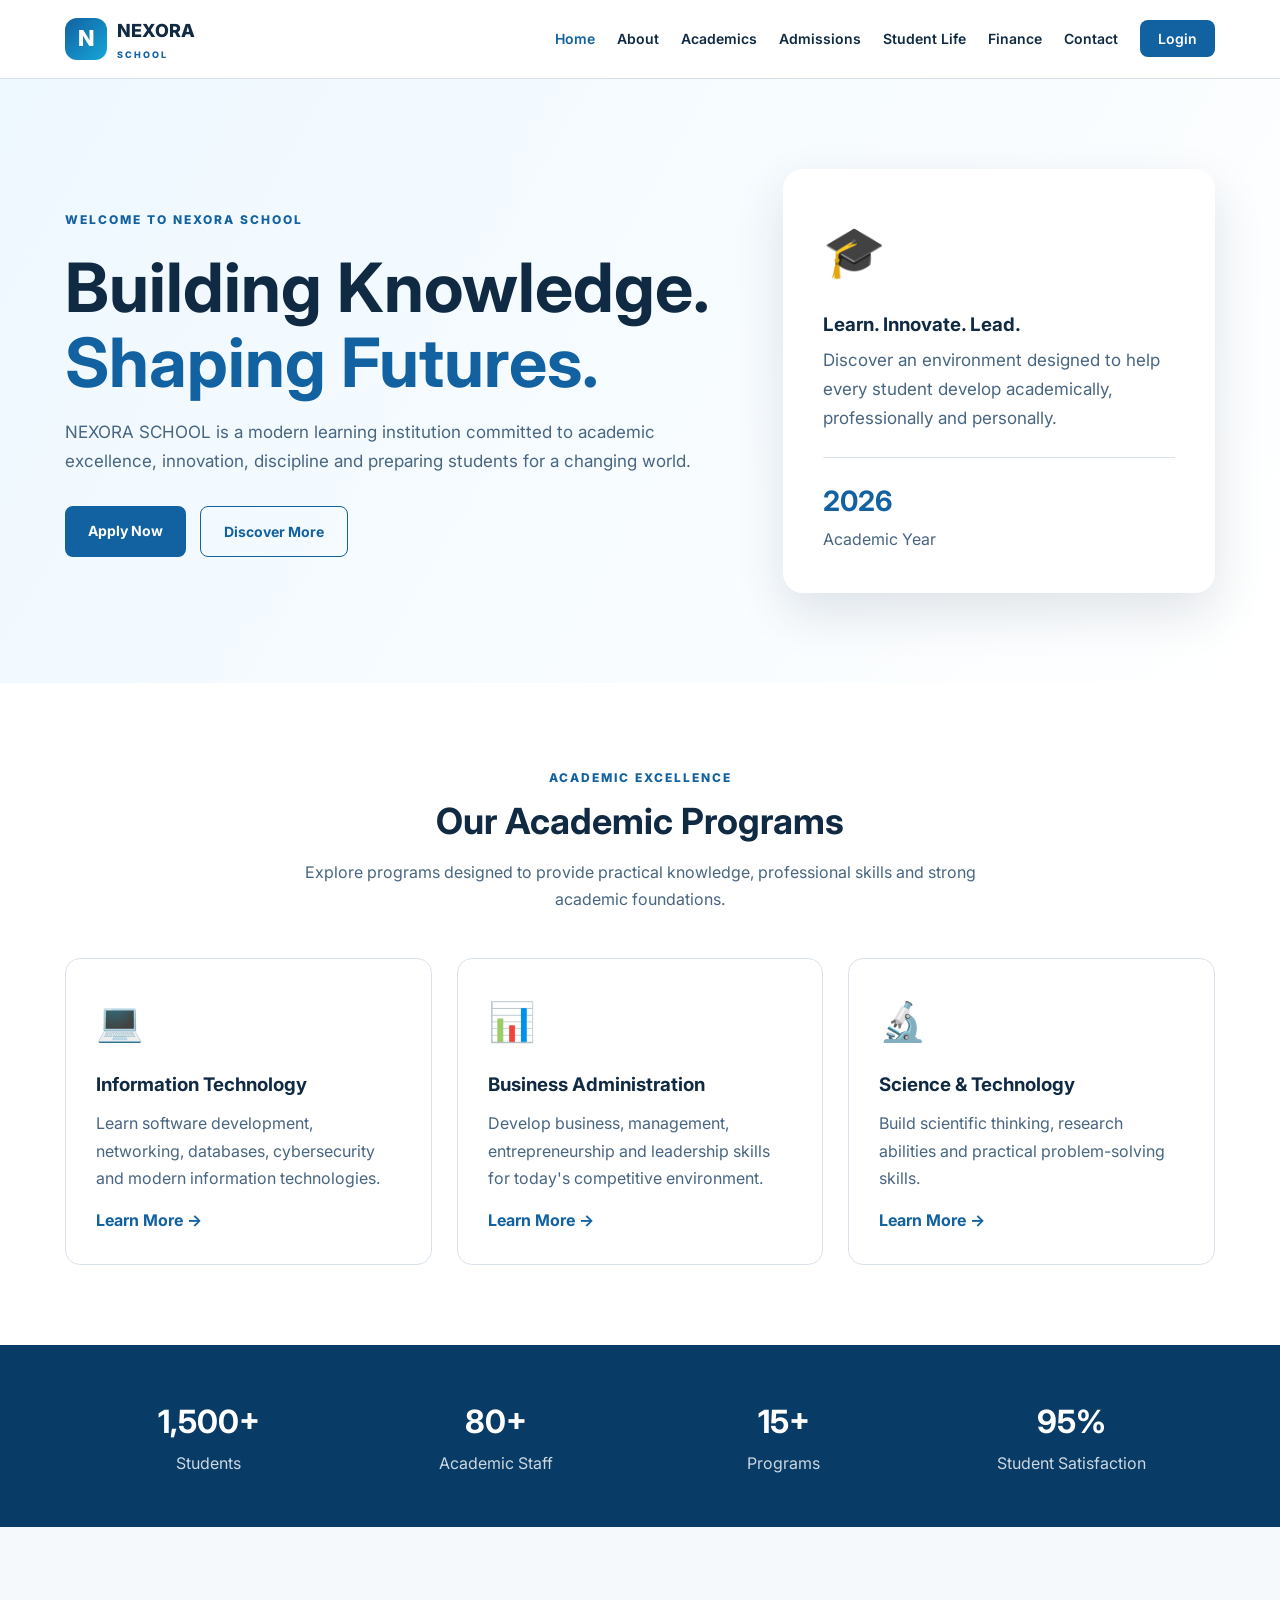
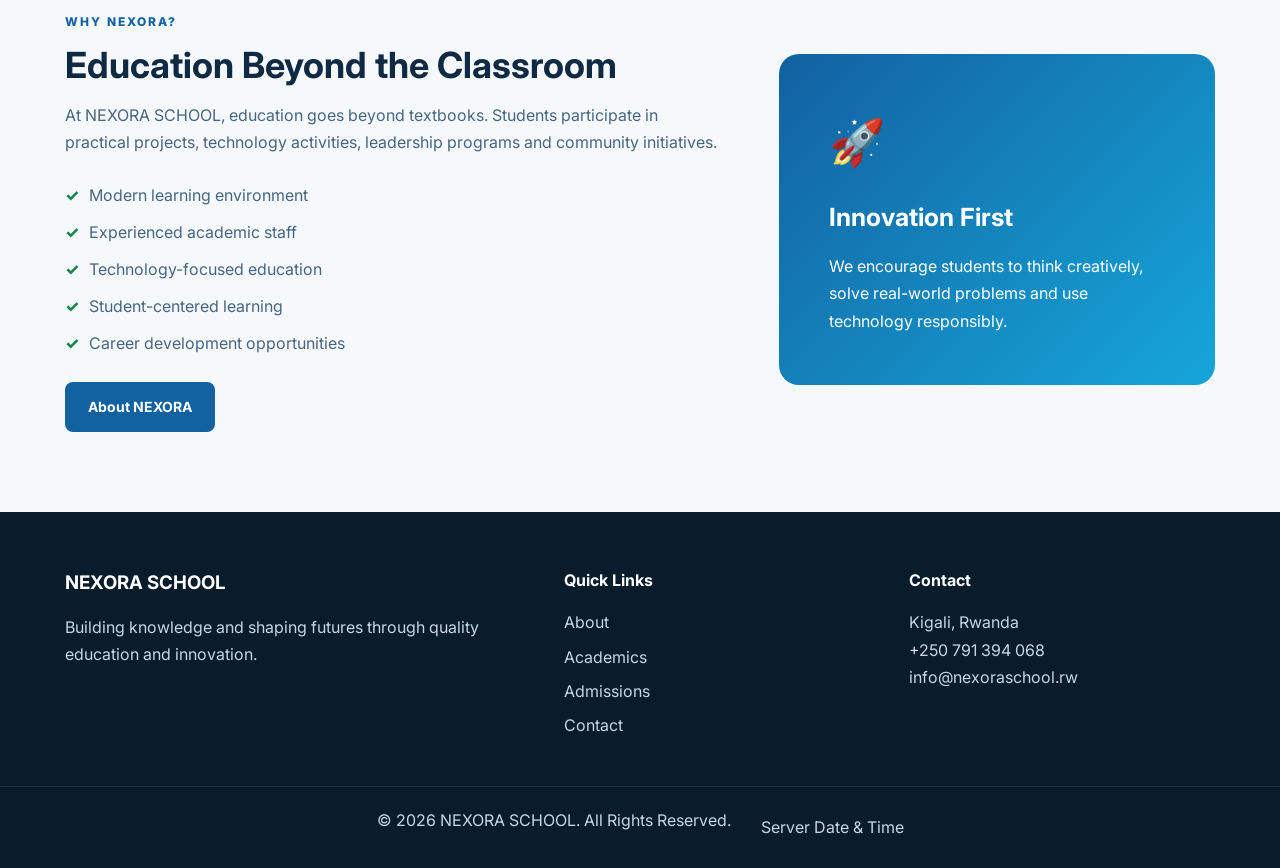
<file: index.html>
<!DOCTYPE html>
<html lang="en">
<head>
    <meta charset="UTF-8">
    <meta name="viewport" content="width=device-width, initial-scale=1.0">
    <title>NEXORA SCHOOL | Home</title>
    <link rel="stylesheet" href="style.css">
</head>

<body>

<header class="site-header">
    <div class="container nav-container">
        <a href="index.html" class="logo">
            <span class="logo-icon">N</span>
            <span>NEXORA <small>SCHOOL</small></span>
        </a>

        <nav>
            <ul class="nav-links">
                <li><a href="index.html" class="active">Home</a></li>
                <li><a href="about.html">About</a></li>
                <li><a href="academics.html">Academics</a></li>
                <li><a href="admissions.html">Admissions</a></li>
                <li><a href="student.html">Student Life</a></li>
                <li><a href="finance.html">Finance</a></li>
                <li><a href="contact.html">Contact</a></li>
                <li><a href="login.html" class="nav-button">Login</a></li>
            </ul>
        </nav>
    </div>
</header>

<main>

    <section class="hero">
        <div class="container hero-content">
            <div class="hero-text">
                <span class="badge">WELCOME TO NEXORA SCHOOL</span>

                <h1>Building Knowledge.<br><span>Shaping Futures.</span></h1>

                <p>
                    NEXORA SCHOOL is a modern learning institution committed
                    to academic excellence, innovation, discipline and
                    preparing students for a changing world.
                </p>

                <div class="hero-buttons">
                    <a href="admissions.html" class="btn btn-primary">
                        Apply Now
                    </a>

                    <a href="about.html" class="btn btn-outline">
                        Discover More
                    </a>
                </div>
            </div>

            <div class="hero-card">
                <div class="hero-card-icon">🎓</div>
                <h3>Learn. Innovate. Lead.</h3>
                <p>
                    Discover an environment designed to help every student
                    develop academically, professionally and personally.
                </p>

                <div class="hero-stat">
                    <strong>2026</strong>
                    <span>Academic Year</span>
                </div>
            </div>
        </div>
    </section>


    <section class="section">
        <div class="container">

            <div class="section-heading">
                <span class="section-label">ACADEMIC EXCELLENCE</span>
                <h2>Our Academic Programs</h2>
                <p>
                    Explore programs designed to provide practical knowledge,
                    professional skills and strong academic foundations.
                </p>
            </div>

            <div class="card-grid three">

                <article class="program-card">
                    <div class="card-icon">💻</div>
                    <h3>Information Technology</h3>
                    <p>
                        Learn software development, networking, databases,
                        cybersecurity and modern information technologies.
                    </p>
                    <a href="academics.html">Learn More →</a>
                </article>

                <article class="program-card">
                    <div class="card-icon">📊</div>
                    <h3>Business Administration</h3>
                    <p>
                        Develop business, management, entrepreneurship and
                        leadership skills for today's competitive environment.
                    </p>
                    <a href="academics.html">Learn More →</a>
                </article>

                <article class="program-card">
                    <div class="card-icon">🔬</div>
                    <h3>Science & Technology</h3>
                    <p>
                        Build scientific thinking, research abilities and
                        practical problem-solving skills.
                    </p>
                    <a href="academics.html">Learn More →</a>
                </article>

            </div>
        </div>
    </section>


    <section class="stats-section">
        <div class="container stats-grid">

            <div class="stat">
                <strong>1,500+</strong>
                <span>Students</span>
            </div>

            <div class="stat">
                <strong>80+</strong>
                <span>Academic Staff</span>
            </div>

            <div class="stat">
                <strong>15+</strong>
                <span>Programs</span>
            </div>

            <div class="stat">
                <strong>95%</strong>
                <span>Student Satisfaction</span>
            </div>

        </div>
    </section>


    <section class="section light-section">
        <div class="container split-section">

            <div>
                <span class="section-label">WHY NEXORA?</span>

                <h2>Education Beyond the Classroom</h2>

                <p>
                    At NEXORA SCHOOL, education goes beyond textbooks.
                    Students participate in practical projects, technology
                    activities, leadership programs and community initiatives.
                </p>

                <ul class="check-list">
                    <li>Modern learning environment</li>
                    <li>Experienced academic staff</li>
                    <li>Technology-focused education</li>
                    <li>Student-centered learning</li>
                    <li>Career development opportunities</li>
                </ul>

                <a href="about.html" class="btn btn-primary">
                    About NEXORA
                </a>
            </div>

            <div class="feature-box">
                <div class="feature-icon">🚀</div>
                <h3>Innovation First</h3>
                <p>
                    We encourage students to think creatively, solve
                    real-world problems and use technology responsibly.
                </p>
            </div>

        </div>
    </section>

</main>


<footer class="footer">
    <div class="container footer-grid">

        <div>
            <h3>NEXORA SCHOOL</h3>
            <p>
                Building knowledge and shaping futures through quality
                education and innovation.
            </p>
        </div>

        <div>
            <h4>Quick Links</h4>
            <a href="about.html">About</a>
            <a href="academics.html">Academics</a>
            <a href="admissions.html">Admissions</a>
            <a href="contact.html">Contact</a>
        </div>

        <div>
            <h4>Contact</h4>
            <p>Kigali, Rwanda</p>
            <p>+250 791 394 068</p>
            <p>info@nexoraschool.rw</p>
        </div>

    </div>

    <div class="footer-bottom">
        <p>
            &copy; 2026 NEXORA SCHOOL. All Rights Reserved.
        </p>

        <a href="datetime.php">Server Date & Time</a>
    </div>
</footer>

<script src="script.js"></script>

</body>
</html>
</file>
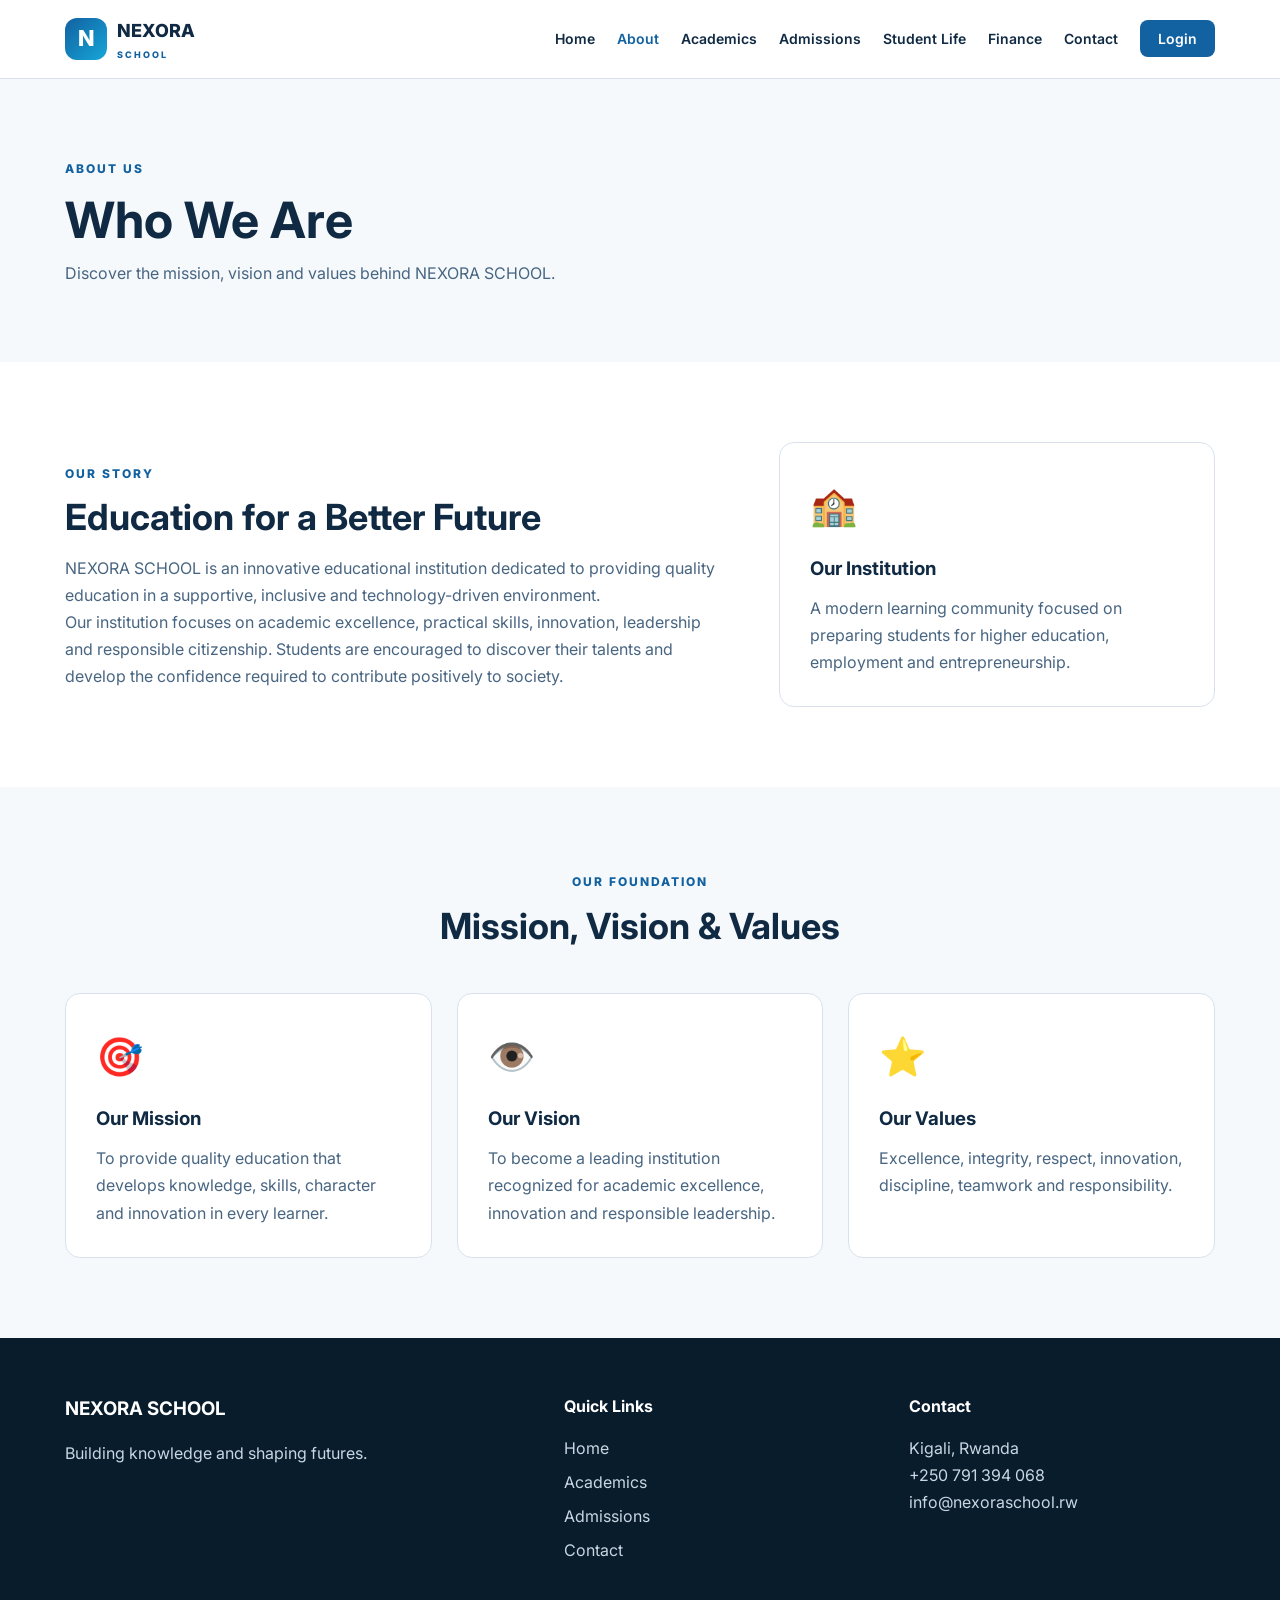
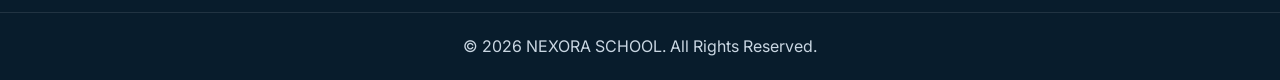
<file: about.html>
<!DOCTYPE html>
<html lang="en">
<head>
    <meta charset="UTF-8">
    <meta name="viewport" content="width=device-width, initial-scale=1.0">
    <title>NEXORA SCHOOL | About Us</title>
    <link rel="stylesheet" href="style.css">
</head>

<body>

<header class="site-header">
    <div class="container nav-container">

        <a href="index.html" class="logo">
            <span class="logo-icon">N</span>
            <span>NEXORA <small>SCHOOL</small></span>
        </a>

        <nav>
            <ul class="nav-links">
                <li><a href="index.html">Home</a></li>
                <li><a href="about.html" class="active">About</a></li>
                <li><a href="academics.html">Academics</a></li>
                <li><a href="admissions.html">Admissions</a></li>
                <li><a href="student.html">Student Life</a></li>
                <li><a href="finance.html">Finance</a></li>
                <li><a href="contact.html">Contact</a></li>
                <li><a href="login.html" class="nav-button">Login</a></li>
            </ul>
        </nav>

    </div>
</header>


<main>

<section class="page-hero">
    <div class="container">
        <span class="section-label">ABOUT US</span>
        <h1>Who We Are</h1>
        <p>
            Discover the mission, vision and values behind NEXORA SCHOOL.
        </p>
    </div>
</section>


<section class="section">
    <div class="container split-section">

        <div>
            <span class="section-label">OUR STORY</span>

            <h2>Education for a Better Future</h2>

            <p>
                NEXORA SCHOOL is an innovative educational institution
                dedicated to providing quality education in a supportive,
                inclusive and technology-driven environment.
            </p>

            <p>
                Our institution focuses on academic excellence, practical
                skills, innovation, leadership and responsible citizenship.
                Students are encouraged to discover their talents and develop
                the confidence required to contribute positively to society.
            </p>
        </div>

        <div class="info-card">
            <div class="card-icon">🏫</div>
            <h3>Our Institution</h3>
            <p>
                A modern learning community focused on preparing students
                for higher education, employment and entrepreneurship.
            </p>
        </div>

    </div>
</section>


<section class="section light-section">

    <div class="container">

        <div class="section-heading">
            <span class="section-label">OUR FOUNDATION</span>
            <h2>Mission, Vision & Values</h2>
        </div>

        <div class="card-grid three">

            <article class="info-card">
                <div class="card-icon">🎯</div>
                <h3>Our Mission</h3>
                <p>
                    To provide quality education that develops knowledge,
                    skills, character and innovation in every learner.
                </p>
            </article>

            <article class="info-card">
                <div class="card-icon">👁️</div>
                <h3>Our Vision</h3>
                <p>
                    To become a leading institution recognized for academic
                    excellence, innovation and responsible leadership.
                </p>
            </article>

            <article class="info-card">
                <div class="card-icon">⭐</div>
                <h3>Our Values</h3>
                <p>
                    Excellence, integrity, respect, innovation, discipline,
                    teamwork and responsibility.
                </p>
            </article>

        </div>

    </div>

</section>

</main>


<footer class="footer">

    <div class="container footer-grid">

        <div>
            <h3>NEXORA SCHOOL</h3>
            <p>
                Building knowledge and shaping futures.
            </p>
        </div>

        <div>
            <h4>Quick Links</h4>
            <a href="index.html">Home</a>
            <a href="academics.html">Academics</a>
            <a href="admissions.html">Admissions</a>
            <a href="contact.html">Contact</a>
        </div>

        <div>
            <h4>Contact</h4>
            <p>Kigali, Rwanda</p>
            <p>+250 791 394 068</p>
            <p>info@nexoraschool.rw</p>
        </div>

    </div>

    <div class="footer-bottom">
        <p>&copy; 2026 NEXORA SCHOOL. All Rights Reserved.</p>
    </div>

</footer>

<script src="script.js"></script>

</body>
</html>
</file>
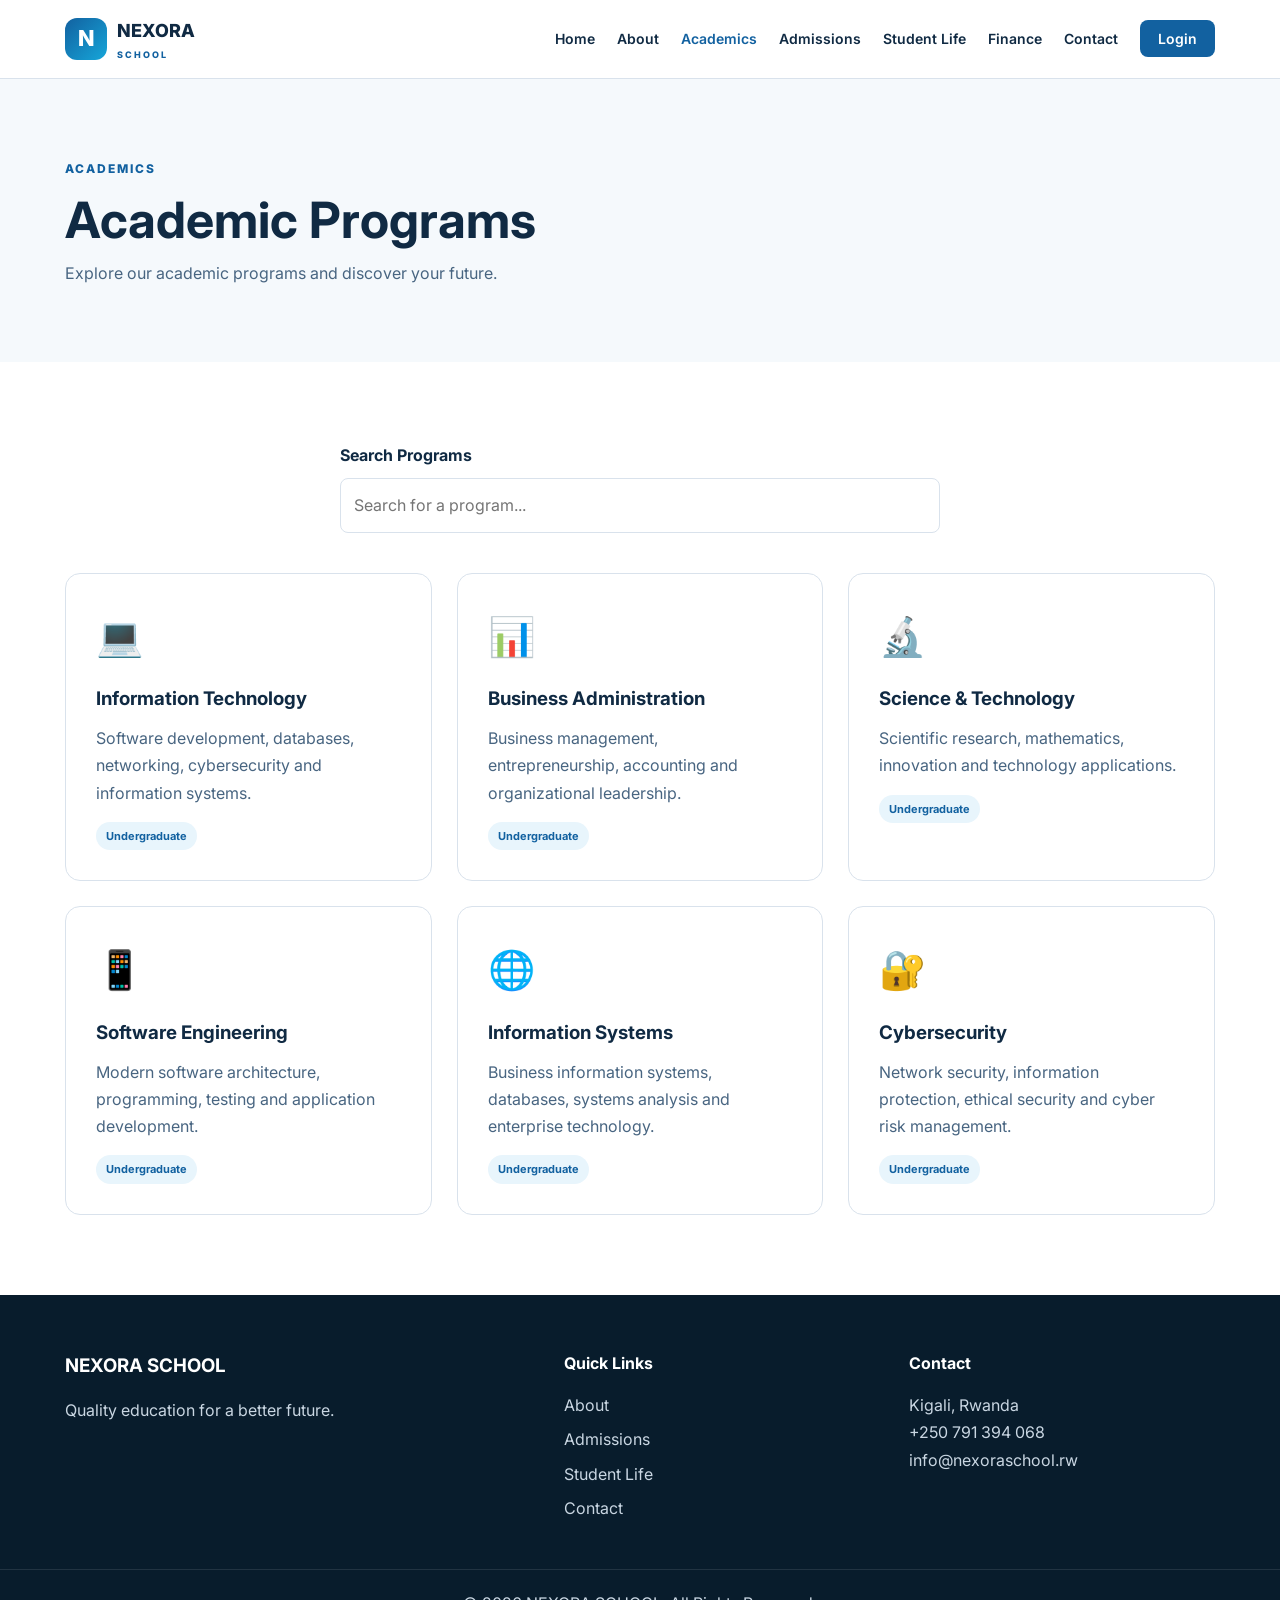
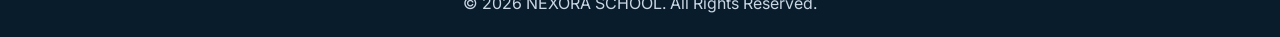
<file: academics.html>
<!DOCTYPE html>
<html lang="en">
<head>
    <meta charset="UTF-8">
    <meta name="viewport" content="width=device-width, initial-scale=1.0">

    <title>NEXORA SCHOOL | Academics</title>

    <link rel="stylesheet" href="style.css">
</head>

<body>

<header class="site-header">

    <div class="container nav-container">

        <a href="index.html" class="logo">
            <span class="logo-icon">N</span>
            <span>NEXORA <small>SCHOOL</small></span>
        </a>

        <nav>
            <ul class="nav-links">

                <li><a href="index.html">Home</a></li>

                <li><a href="about.html">About</a></li>

                <li><a href="academics.html" class="active">
                    Academics
                </a></li>

                <li><a href="admissions.html">
                    Admissions
                </a></li>

                <li><a href="student.html">
                    Student Life
                </a></li>

                <li><a href="finance.html">
                    Finance
                </a></li>

                <li><a href="contact.html">
                    Contact
                </a></li>

                <li>
                    <a href="login.html" class="nav-button">
                        Login
                    </a>
                </li>

            </ul>
        </nav>

    </div>

</header>


<main>

<section class="page-hero">

    <div class="container">

        <span class="section-label">
            ACADEMICS
        </span>

        <h1>Academic Programs</h1>

        <p>
            Explore our academic programs and discover your future.
        </p>

    </div>

</section>


<section class="section">

    <div class="container">

        <div class="search-box">

            <label for="programSearch">
                Search Programs
            </label>

            <input
                type="search"
                id="programSearch"
                placeholder="Search for a program..."
            >

        </div>


        <div class="card-grid three" id="programList">

            <article class="program-card searchable-card">

                <div class="card-icon">
                    💻
                </div>

                <h3>
                    Information Technology
                </h3>

                <p>
                    Software development, databases, networking,
                    cybersecurity and information systems.
                </p>

                <span class="program-level">
                    Undergraduate
                </span>

            </article>


            <article class="program-card searchable-card">

                <div class="card-icon">
                    📊
                </div>

                <h3>
                    Business Administration
                </h3>

                <p>
                    Business management, entrepreneurship,
                    accounting and organizational leadership.
                </p>

                <span class="program-level">
                    Undergraduate
                </span>

            </article>


            <article class="program-card searchable-card">

                <div class="card-icon">
                    🔬
                </div>

                <h3>
                    Science & Technology
                </h3>

                <p>
                    Scientific research, mathematics, innovation
                    and technology applications.
                </p>

                <span class="program-level">
                    Undergraduate
                </span>

            </article>


            <article class="program-card searchable-card">

                <div class="card-icon">
                    📱
                </div>

                <h3>
                    Software Engineering
                </h3>

                <p>
                    Modern software architecture, programming,
                    testing and application development.
                </p>

                <span class="program-level">
                    Undergraduate
                </span>

            </article>


            <article class="program-card searchable-card">

                <div class="card-icon">
                    🌐
                </div>

                <h3>
                    Information Systems
                </h3>

                <p>
                    Business information systems, databases,
                    systems analysis and enterprise technology.
                </p>

                <span class="program-level">
                    Undergraduate
                </span>

            </article>


            <article class="program-card searchable-card">

                <div class="card-icon">
                    🔐
                </div>

                <h3>
                    Cybersecurity
                </h3>

                <p>
                    Network security, information protection,
                    ethical security and cyber risk management.
                </p>

                <span class="program-level">
                    Undergraduate
                </span>

            </article>

        </div>

        <p id="noPrograms" class="no-results">
            No programs found.
        </p>

    </div>

</section>

</main>


<footer class="footer">

    <div class="container footer-grid">

        <div>
            <h3>NEXORA SCHOOL</h3>
            <p>
                Quality education for a better future.
            </p>
        </div>

        <div>
            <h4>Quick Links</h4>
            <a href="about.html">About</a>
            <a href="admissions.html">Admissions</a>
            <a href="student.html">Student Life</a>
            <a href="contact.html">Contact</a>
        </div>

        <div>
            <h4>Contact</h4>
            <p>Kigali, Rwanda</p>
            <p>+250 791 394 068</p>
            <p>info@nexoraschool.rw</p>
        </div>

    </div>

    <div class="footer-bottom">
        <p>
            &copy; 2026 NEXORA SCHOOL. All Rights Reserved.
        </p>
    </div>

</footer>

<script src="script.js"></script>

</body>
</html>
</file>
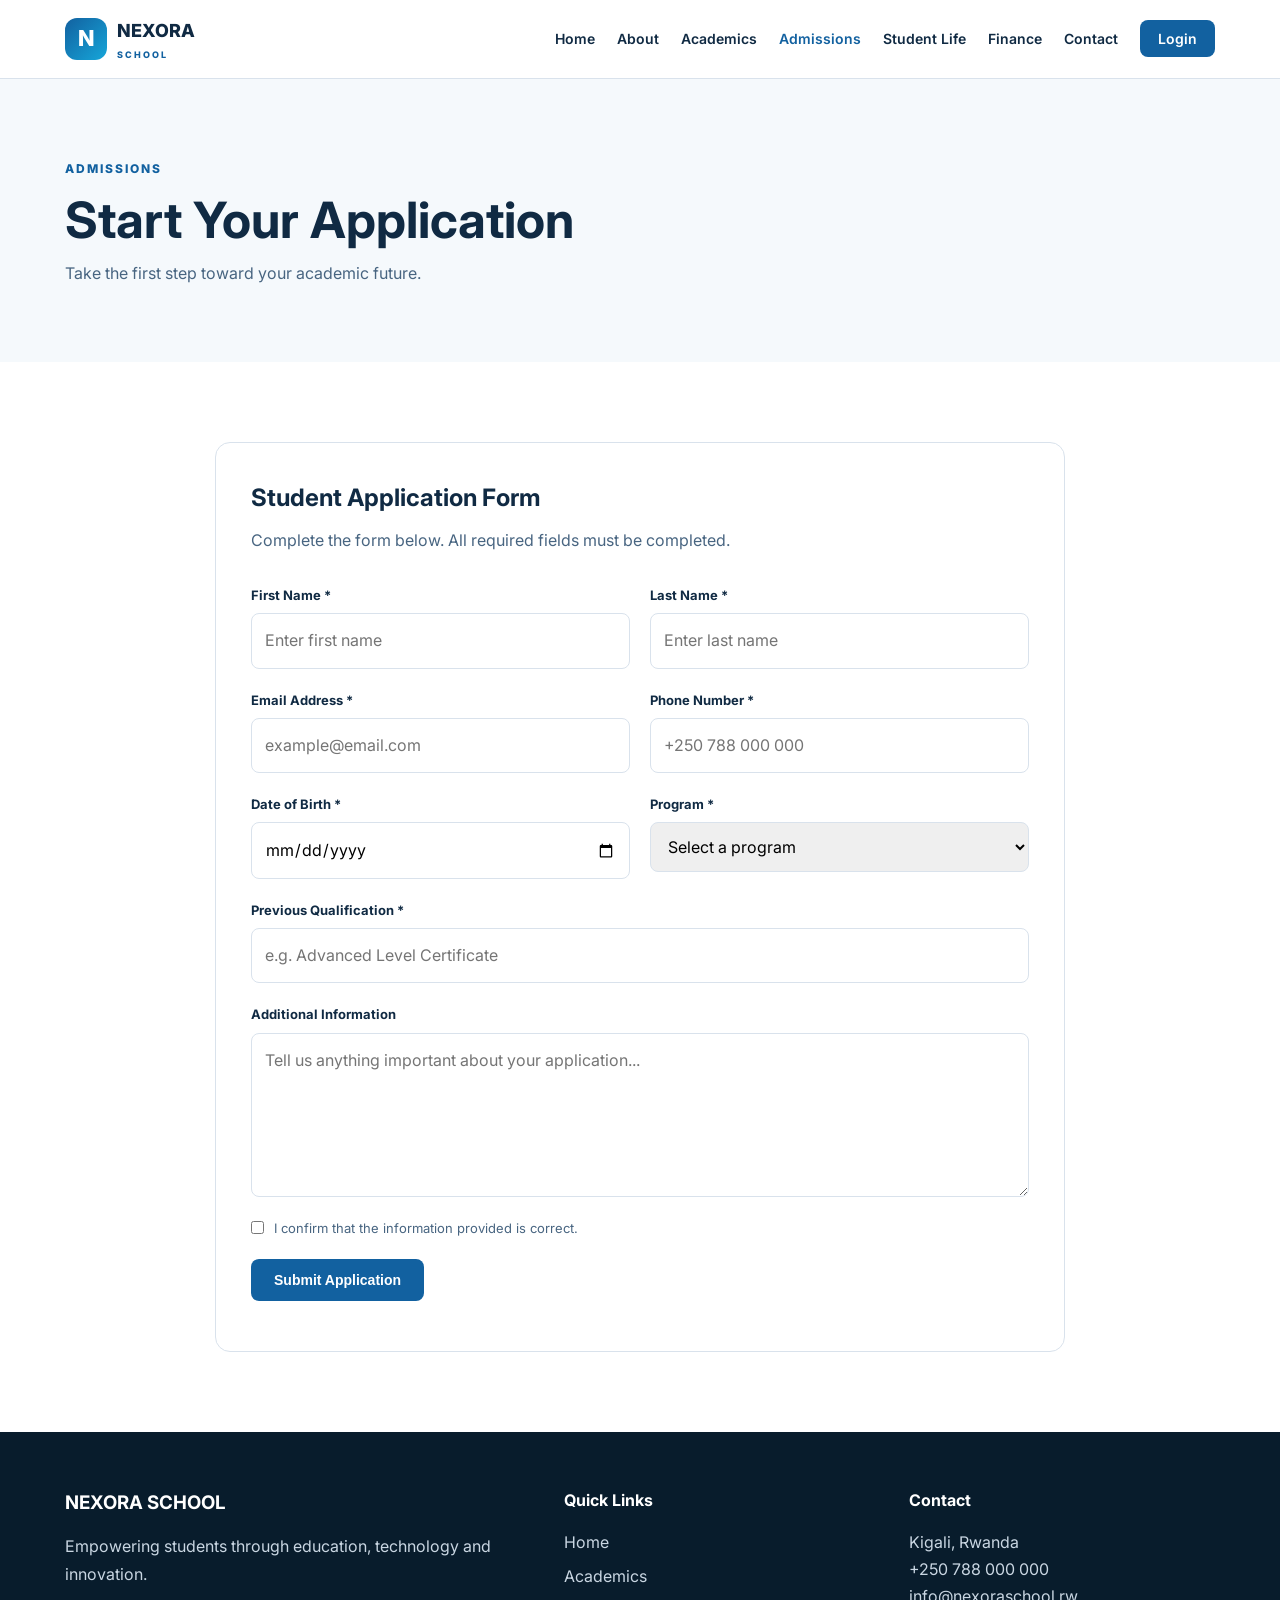
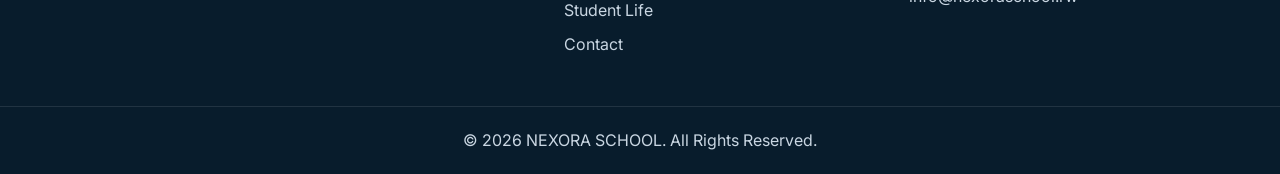
<file: admissions.html>
<!DOCTYPE html>
<html lang="en">

<head>

    <meta charset="UTF-8">

    <meta name="viewport"
          content="width=device-width, initial-scale=1.0">

    <title>NEXORA SCHOOL | Admissions</title>

    <link rel="stylesheet" href="style.css">

</head>

<body>

<header class="site-header">

    <div class="container nav-container">

        <a href="index.html" class="logo">
            <span class="logo-icon">N</span>
            <span>NEXORA <small>SCHOOL</small></span>
        </a>

        <nav>

            <ul class="nav-links">

                <li>
                    <a href="index.html">Home</a>
                </li>

                <li>
                    <a href="about.html">About</a>
                </li>

                <li>
                    <a href="academics.html">Academics</a>
                </li>

                <li>
                    <a href="admissions.html"
                       class="active">
                        Admissions
                    </a>
                </li>

                <li>
                    <a href="student.html">
                        Student Life
                    </a>
                </li>

                <li>
                    <a href="finance.html">
                        Finance
                    </a>
                </li>

                <li>
                    <a href="contact.html">
                        Contact
                    </a>
                </li>

                <li>
                    <a href="login.html"
                       class="nav-button">
                        Login
                    </a>
                </li>

            </ul>

        </nav>

    </div>

</header>


<main>

<section class="page-hero">

    <div class="container">

        <span class="section-label">
            ADMISSIONS
        </span>

        <h1>Start Your Application</h1>

        <p>
            Take the first step toward your academic future.
        </p>

    </div>

</section>


<section class="section">

<div class="container">

<div class="form-container">

<h2>Student Application Form</h2>

<p class="form-description">
    Complete the form below. All required fields must be completed.
</p>


<form id="admissionForm" novalidate>

    <div class="form-grid">

        <div class="form-group">

            <label for="firstName">
                First Name *
            </label>

            <input
                type="text"
                id="firstName"
                name="firstName"
                required
                minlength="2"
                placeholder="Enter first name"
            >

        </div>


        <div class="form-group">

            <label for="lastName">
                Last Name *
            </label>

            <input
                type="text"
                id="lastName"
                name="lastName"
                required
                minlength="2"
                placeholder="Enter last name"
            >

        </div>


        <div class="form-group">

            <label for="email">
                Email Address *
            </label>

            <input
                type="email"
                id="email"
                name="email"
                required
                placeholder="example@email.com"
            >

        </div>


        <div class="form-group">

            <label for="phone">
                Phone Number *
            </label>

            <input
                type="tel"
                id="phone"
                name="phone"
                required
                pattern="[0-9+\-\s]{10,15}"
                placeholder="+250 788 000 000"
            >

        </div>


        <div class="form-group">

            <label for="dob">
                Date of Birth *
            </label>

            <input
                type="date"
                id="dob"
                name="dob"
                required
            >

        </div>


        <div class="form-group">

            <label for="program">
                Program *
            </label>

            <select
                id="program"
                name="program"
                required
            >

                <option value="">
                    Select a program
                </option>

                <option value="it">
                    Information Technology
                </option>

                <option value="business">
                    Business Administration
                </option>

                <option value="science">
                    Science & Technology
                </option>

                <option value="software">
                    Software Engineering
                </option>

                <option value="is">
                    Information Systems
                </option>

                <option value="cybersecurity">
                    Cybersecurity
                </option>

            </select>

        </div>


        <div class="form-group full">

            <label for="qualification">
                Previous Qualification *
            </label>

            <input
                type="text"
                id="qualification"
                name="qualification"
                required
                placeholder="e.g. Advanced Level Certificate"
            >

        </div>


        <div class="form-group full">

            <label for="message">
                Additional Information
            </label>

            <textarea
                id="message"
                name="message"
                rows="5"
                maxlength="500"
                placeholder="Tell us anything important about your application..."
            ></textarea>

        </div>

    </div>


    <div class="form-check">

        <input
            type="checkbox"
            id="terms"
            required
        >

        <label for="terms">
            I confirm that the information provided is correct.
        </label>

    </div>


    <button
        type="submit"
        class="btn btn-primary"
    >
        Submit Application
    </button>


    <p
        id="admissionMessage"
        class="form-message"
    ></p>

</form>

</div>

</div>

</section>

</main>


<footer class="footer">

<div class="container footer-grid">

<div>

<h3>NEXORA SCHOOL</h3>

<p>
Empowering students through education,
technology and innovation.
</p>

</div>


<div>

<h4>Quick Links</h4>

<a href="index.html">Home</a>
<a href="academics.html">Academics</a>
<a href="student.html">Student Life</a>
<a href="contact.html">Contact</a>

</div>


<div>

<h4>Contact</h4>

<p>Kigali, Rwanda</p>
<p>+250 788 000 000</p>
<p>info@nexoraschool.rw</p>

</div>

</div>


<div class="footer-bottom">

<p>
&copy; 2026 NEXORA SCHOOL.
All Rights Reserved.
</p>

</div>

</footer>

<script src="script.js"></script>

</body>

</html>
</file>
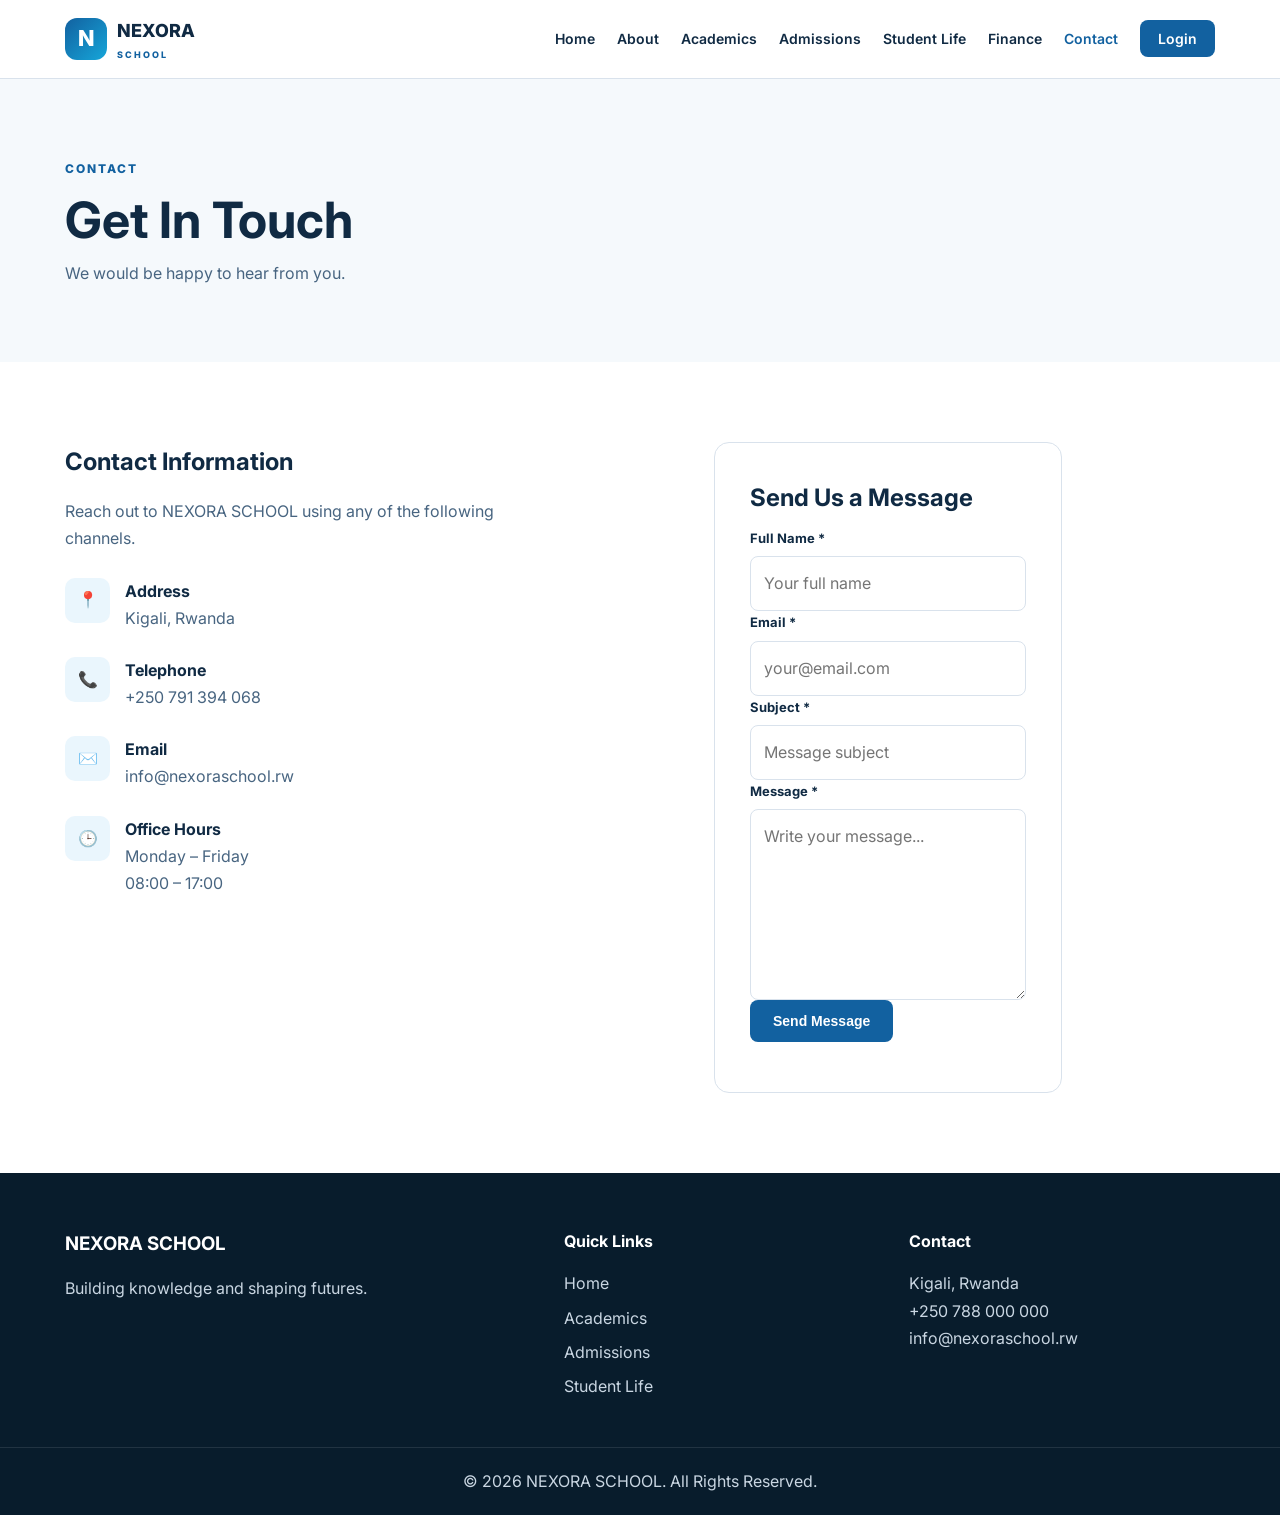
<file: contact.html>
<!DOCTYPE html>
<html lang="en">

<head>

<meta charset="UTF-8">

<meta name="viewport"
      content="width=device-width, initial-scale=1.0">

<title>NEXORA SCHOOL | Contact</title>

<link rel="stylesheet" href="style.css">

</head>

<body>

<header class="site-header">

<div class="container nav-container">

<a href="index.html" class="logo">

<span class="logo-icon">N</span>

<span>
NEXORA <small>SCHOOL</small>
</span>

</a>


<nav>

<ul class="nav-links">

<li>
<a href="index.html">Home</a>
</li>

<li>
<a href="about.html">About</a>
</li>

<li>
<a href="academics.html">Academics</a>
</li>

<li>
<a href="admissions.html">Admissions</a>
</li>

<li>
<a href="student.html">Student Life</a>
</li>

<li>
<a href="finance.html">Finance</a>
</li>

<li>
<a href="contact.html"
   class="active">
Contact
</a>
</li>

<li>
<a href="login.html"
   class="nav-button">
Login
</a>
</li>

</ul>

</nav>

</div>

</header>


<main>

<section class="page-hero">

<div class="container">

<span class="section-label">
CONTACT
</span>

<h1>Get In Touch</h1>

<p>
We would be happy to hear from you.
</p>

</div>

</section>


<section class="section">

<div class="container contact-grid">


<div class="contact-info">

<h2>Contact Information</h2>

<p>
Reach out to NEXORA SCHOOL using any of
the following channels.
</p>


<div class="contact-item">

<div class="contact-icon">
📍
</div>

<div>

<h4>Address</h4>

<p>
Kigali, Rwanda
</p>

</div>

</div>


<div class="contact-item">

<div class="contact-icon">
📞
</div>

<div>

<h4>Telephone</h4>

<p>
+250 791 394 068
</p>

</div>

</div>


<div class="contact-item">

<div class="contact-icon">
✉️
</div>

<div>

<h4>Email</h4>

<p>
info@nexoraschool.rw
</p>

</div>

</div>


<div class="contact-item">

<div class="contact-icon">
🕒
</div>

<div>

<h4>Office Hours</h4>

<p>
Monday – Friday<br>
08:00 – 17:00
</p>

</div>

</div>

</div>


<div class="form-container">

<h2>Send Us a Message</h2>

<form id="contactForm" novalidate>


<div class="form-group">

<label for="contactName">
Full Name *
</label>

<input
type="text"
id="contactName"
required
minlength="2"
placeholder="Your full name"
>

</div>


<div class="form-group">

<label for="contactEmail">
Email *
</label>

<input
type="email"
id="contactEmail"
required
placeholder="your@email.com"
>

</div>


<div class="form-group">

<label for="subject">
Subject *
</label>

<input
type="text"
id="subject"
required
minlength="3"
placeholder="Message subject"
>

</div>


<div class="form-group">

<label for="contactMessage">
Message *
</label>

<textarea
id="contactMessage"
required
minlength="10"
rows="6"
placeholder="Write your message..."
></textarea>

</div>


<button
type="submit"
class="btn btn-primary">
Send Message
</button>


<p
id="contactMessageStatus"
class="form-message">
</p>

</form>

</div>

</div>

</section>

</main>


<footer class="footer">

<div class="container footer-grid">

<div>

<h3>NEXORA SCHOOL</h3>

<p>
Building knowledge and shaping futures.
</p>

</div>


<div>

<h4>Quick Links</h4>

<a href="index.html">Home</a>
<a href="academics.html">Academics</a>
<a href="admissions.html">Admissions</a>
<a href="student.html">Student Life</a>

</div>


<div>

<h4>Contact</h4>

<p>Kigali, Rwanda</p>
<p>+250 788 000 000</p>
<p>info@nexoraschool.rw</p>

</div>

</div>


<div class="footer-bottom">

<p>
&copy; 2026 NEXORA SCHOOL.
All Rights Reserved.
</p>

</div>

</footer>

<script src="script.js"></script>

</body>

</html>
</file>
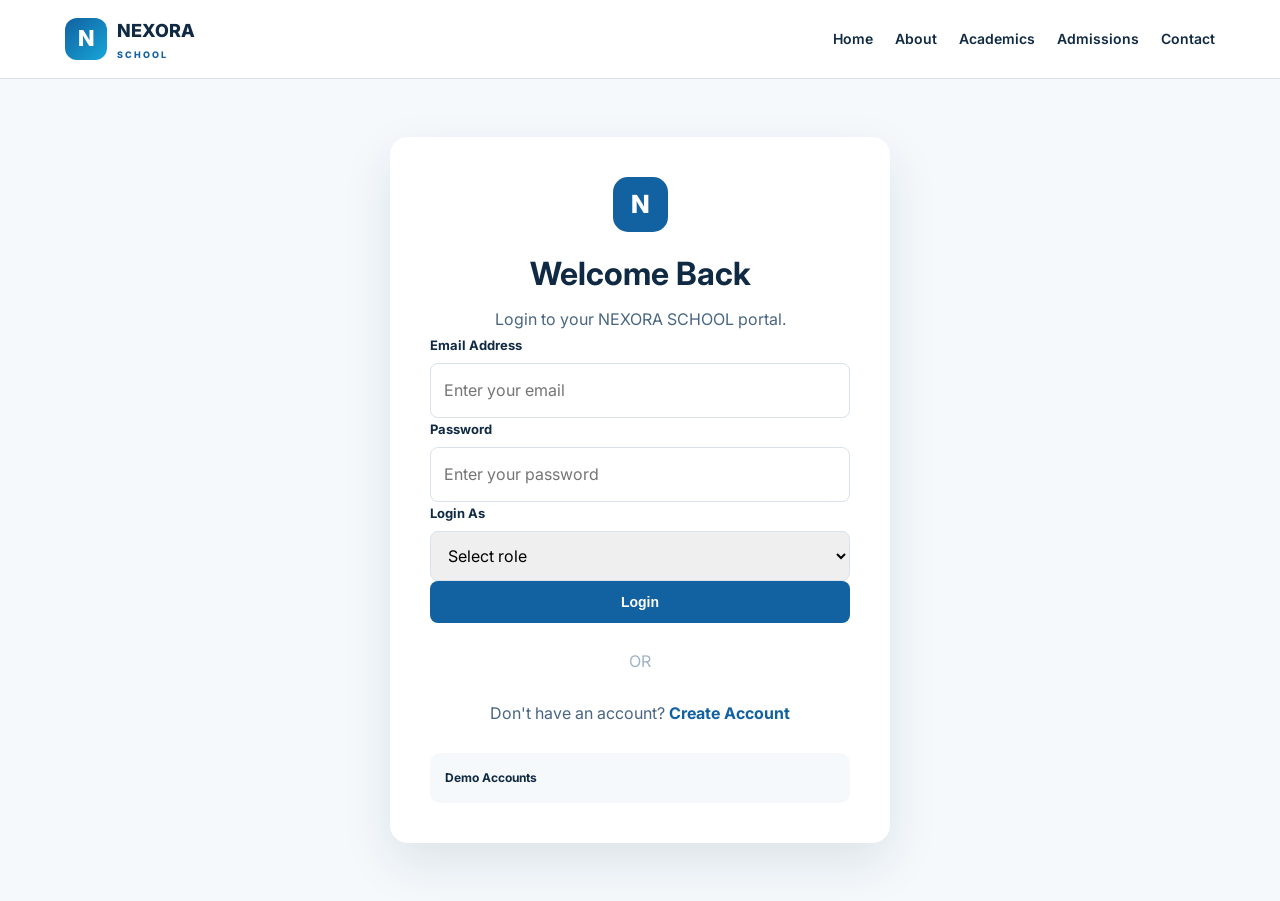
<file: dashboard.html>
<!DOCTYPE html>
<html lang="en">

<head>

<meta charset="UTF-8">

<meta name="viewport"
      content="width=device-width, initial-scale=1.0">

<title>NEXORA SCHOOL | Dashboard</title>

<link rel="stylesheet" href="style.css">

</head>

<body>

<header class="dashboard-header">

<div class="container dashboard-nav">

<a href="index.html" class="logo">

<span class="logo-icon">N</span>

<span>
NEXORA <small>SCHOOL</small>
</span>

</a>


<div class="dashboard-user">

<span id="userName">
User
</span>

<button
id="logoutButton"
class="logout-button">

Logout

</button>

</div>

</div>

</header>


<main class="dashboard-main">

<div class="container">


<div class="dashboard-heading">

<div>

<span class="section-label">
PORTAL
</span>

<h1 id="dashboardTitle">
Dashboard
</h1>

<p id="dashboardSubtitle">
Welcome to your school portal.
</p>

</div>

</div>


<!-- STUDENT DASHBOARD -->

<section id="studentDashboard"
         class="dashboard-section">

<div class="dashboard-stats">


<div class="dashboard-stat">

<span>GPA</span>

<strong>
3.72
</strong>

<small>
Current GPA
</small>

</div>


<div class="dashboard-stat">

<span>Courses</span>

<strong>
6
</strong>

<small>
Registered courses
</small>

</div>


<div class="dashboard-stat">

<span>Attendance</span>

<strong>
94%
</strong>

<small>
This semester
</small>

</div>


<div class="dashboard-stat">

<span>Fees</span>

<strong>
120K
</strong>

<small>
RWF balance
</small>

</div>

</div>


<div class="dashboard-grid">


<div class="dashboard-card">

<h2>My Courses</h2>

<table>

<thead>

<tr>
<th>Course</th>
<th>Code</th>
<th>Credits</th>
</tr>

</thead>

<tbody>

<tr>
<td>Web Technology</td>
<td>WEB301</td>
<td>3</td>
</tr>

<tr>
<td>Database Systems</td>
<td>DBS302</td>
<td>3</td>
</tr>

<tr>
<td>Software Engineering</td>
<td>SE303</td>
<td>3</td>
</tr>

<tr>
<td>Networking</td>
<td>NET304</td>
<td>3</td>
</tr>

</tbody>

</table>

</div>


<div class="dashboard-card">

<h2>Announcements</h2>

<div class="announcement">

<strong>
Mid-Semester Examination
</strong>

<p>
Examinations begin on October 12, 2026.
</p>

</div>


<div class="announcement">

<strong>
Library Update
</strong>

<p>
New digital resources are now available.
</p>

</div>


<div class="announcement">

<strong>
Student Meeting
</strong>

<p>
Student representatives meet Friday.
</p>

</div>

</div>

</div>

</section>


<!-- ADMIN DASHBOARD -->

<section id="adminDashboard"
         class="dashboard-section">

<div class="dashboard-stats">


<div class="dashboard-stat">

<span>Students</span>

<strong>
1,500+
</strong>

<small>
Registered students
</small>

</div>


<div class="dashboard-stat">

<span>Staff</span>

<strong>
80+
</strong>

<small>
Academic staff
</small>

</div>


<div class="dashboard-stat">

<span>Fees</span>

<strong>
92%
</strong>

<small>
Collection rate
</small>

</div>


<div class="dashboard-stat">

<span>Notices</span>

<strong>
12
</strong>

<small>
Active notices
</small>

</div>

</div>


<div class="dashboard-grid">


<div class="dashboard-card">

<h2>Administration</h2>

<div class="quick-actions">

<button>
👨‍🎓 Manage Students
</button>

<button>
👨‍🏫 Manage Staff
</button>

<button>
📚 Manage Courses
</button>

<button>
💰 Finance Reports
</button>

<button>
📢 Publish Notice
</button>

<button>
⚙️ System Settings
</button>

</div>

</div>


<div class="dashboard-card">

<h2>System Status</h2>

<div class="status-row">

<span>
Website
</span>

<strong class="status-online">
Online
</strong>

</div>


<div class="status-row">

<span>
Student Portal
</span>

<strong class="status-online">
Online
</strong>

</div>


<div class="status-row">

<span>
Registration
</span>

<strong class="status-online">
Open
</strong>

</div>

</div>

</div>

</section>

</div>

</main>


<script src="script.js"></script>

</body>

</html>
</file>
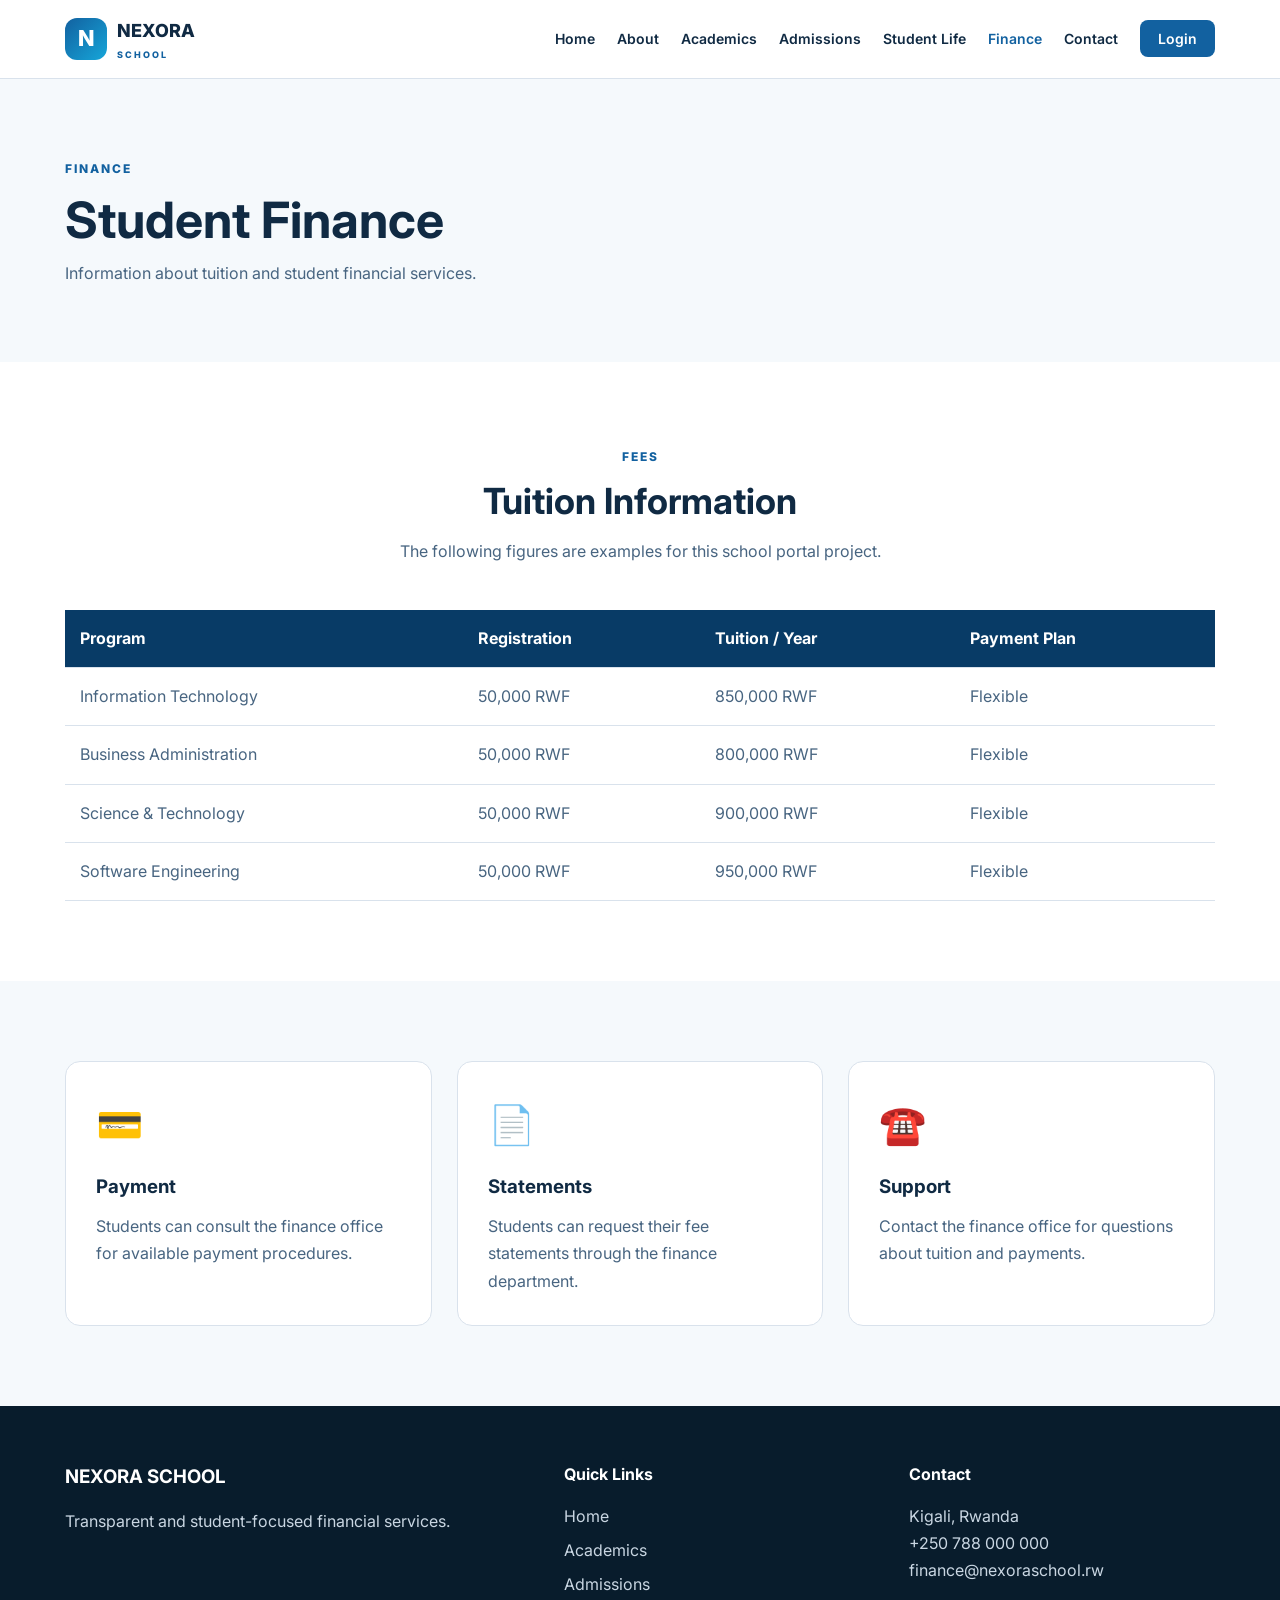
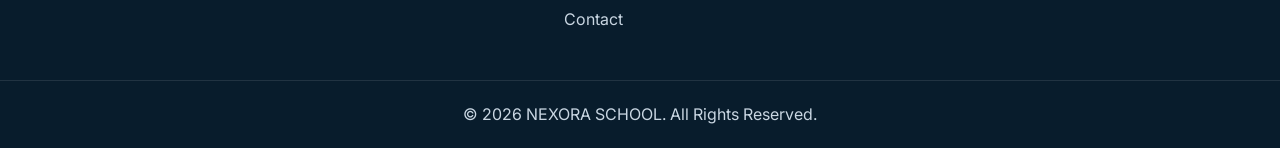
<file: finance.html>
<!DOCTYPE html>
<html lang="en">

<head>

<meta charset="UTF-8">

<meta name="viewport"
      content="width=device-width, initial-scale=1.0">

<title>NEXORA SCHOOL | Finance</title>

<link rel="stylesheet" href="style.css">

</head>

<body>

<header class="site-header">

<div class="container nav-container">

<a href="index.html" class="logo">
<span class="logo-icon">N</span>
<span>NEXORA <small>SCHOOL</small></span>
</a>


<nav>

<ul class="nav-links">

<li><a href="index.html">Home</a></li>

<li><a href="about.html">About</a></li>

<li><a href="academics.html">Academics</a></li>

<li><a href="admissions.html">Admissions</a></li>

<li><a href="student.html">Student Life</a></li>

<li>
<a href="finance.html"
   class="active">
Finance
</a>
</li>

<li><a href="contact.html">Contact</a></li>

<li>
<a href="login.html"
   class="nav-button">
Login
</a>
</li>

</ul>

</nav>

</div>

</header>


<main>

<section class="page-hero">

<div class="container">

<span class="section-label">
FINANCE
</span>

<h1>Student Finance</h1>

<p>
Information about tuition and student financial services.
</p>

</div>

</section>


<section class="section">

<div class="container">

<div class="section-heading">

<span class="section-label">
FEES
</span>

<h2>Tuition Information</h2>

<p>
The following figures are examples for this school portal project.
</p>

</div>


<div class="table-wrapper">

<table>

<thead>

<tr>

<th>Program</th>

<th>Registration</th>

<th>Tuition / Year</th>

<th>Payment Plan</th>

</tr>

</thead>


<tbody>

<tr>

<td>Information Technology</td>

<td>50,000 RWF</td>

<td>850,000 RWF</td>

<td>Flexible</td>

</tr>


<tr>

<td>Business Administration</td>

<td>50,000 RWF</td>

<td>800,000 RWF</td>

<td>Flexible</td>

</tr>


<tr>

<td>Science & Technology</td>

<td>50,000 RWF</td>

<td>900,000 RWF</td>

<td>Flexible</td>

</tr>


<tr>

<td>Software Engineering</td>

<td>50,000 RWF</td>

<td>950,000 RWF</td>

<td>Flexible</td>

</tr>

</tbody>

</table>

</div>

</div>

</section>


<section class="section light-section">

<div class="container card-grid three">

<article class="info-card">

<div class="card-icon">💳</div>

<h3>Payment</h3>

<p>
Students can consult the finance office for
available payment procedures.
</p>

</article>


<article class="info-card">

<div class="card-icon">📄</div>

<h3>Statements</h3>

<p>
Students can request their fee statements
through the finance department.
</p>

</article>


<article class="info-card">

<div class="card-icon">☎️</div>

<h3>Support</h3>

<p>
Contact the finance office for questions
about tuition and payments.
</p>

</article>

</div>

</section>

</main>


<footer class="footer">

<div class="container footer-grid">

<div>

<h3>NEXORA SCHOOL</h3>

<p>
Transparent and student-focused financial services.
</p>

</div>


<div>

<h4>Quick Links</h4>

<a href="index.html">Home</a>
<a href="academics.html">Academics</a>
<a href="admissions.html">Admissions</a>
<a href="contact.html">Contact</a>

</div>


<div>

<h4>Contact</h4>

<p>Kigali, Rwanda</p>
<p>+250 788 000 000</p>
<p>finance@nexoraschool.rw</p>

</div>

</div>


<div class="footer-bottom">

<p>
&copy; 2026 NEXORA SCHOOL.
All Rights Reserved.
</p>

</div>

</footer>

<script src="script.js"></script>

</body>

</html>
</file>
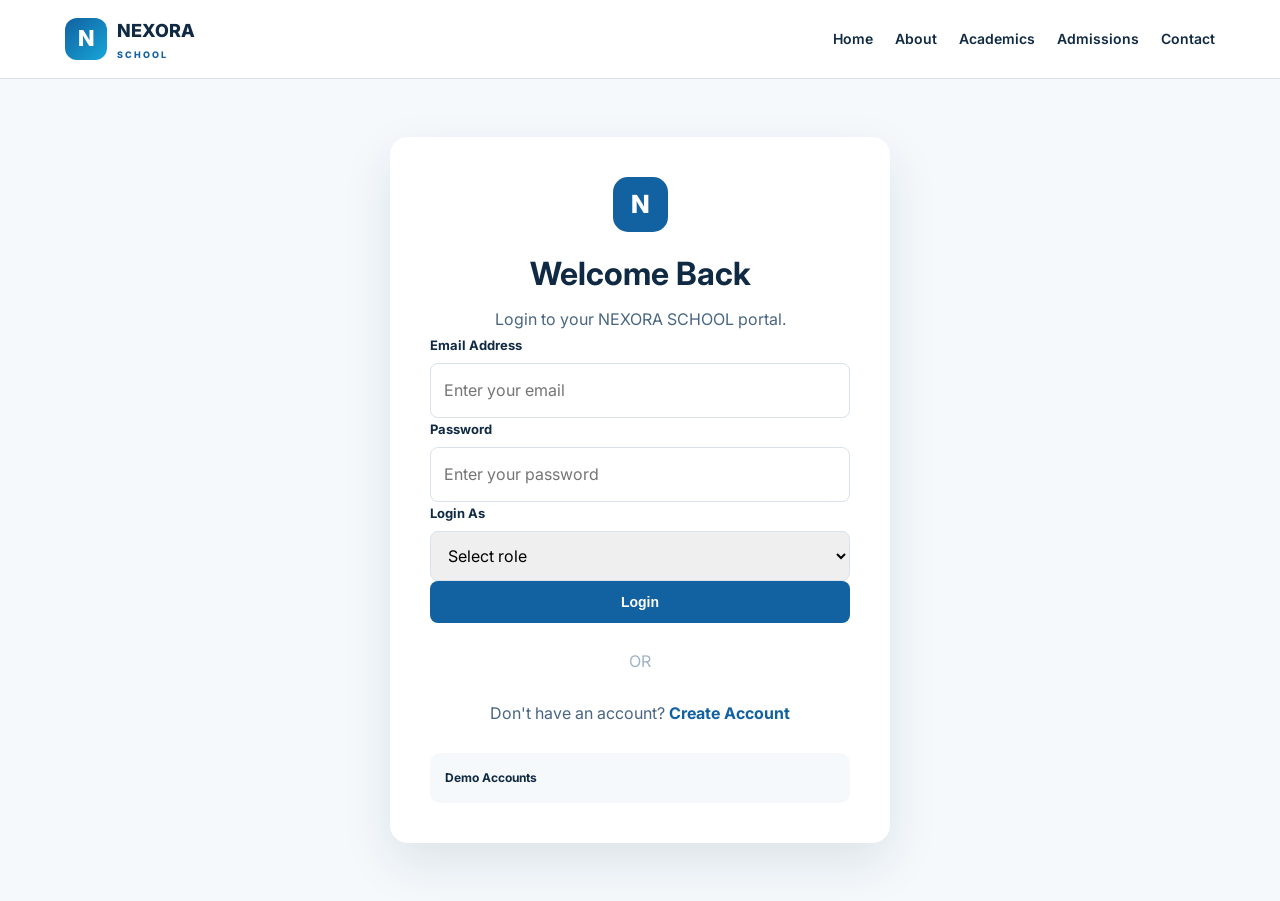
<file: login.html>
<!DOCTYPE html>
<html lang="en">

<head>

<meta charset="UTF-8">

<meta name="viewport"
      content="width=device-width, initial-scale=1.0">

<title>NEXORA SCHOOL | Login</title>

<link rel="stylesheet" href="style.css">

</head>

<body class="auth-page">

<header class="site-header">

<div class="container nav-container">

<a href="index.html" class="logo">

<span class="logo-icon">N</span>

<span>
NEXORA <small>SCHOOL</small>
</span>

</a>


<nav>

<ul class="nav-links">

<li>
<a href="index.html">Home</a>
</li>

<li>
<a href="about.html">About</a>
</li>

<li>
<a href="academics.html">Academics</a>
</li>

<li>
<a href="admissions.html">Admissions</a>
</li>

<li>
<a href="contact.html">Contact</a>
</li>

</ul>

</nav>

</div>

</header>


<main class="auth-main">

<div class="auth-card">

<div class="auth-logo">
N
</div>

<h1>Welcome Back</h1>

<p>
Login to your NEXORA SCHOOL portal.
</p>


<form id="loginForm" novalidate>

<div class="form-group">

<label for="loginEmail">
Email Address
</label>

<input
type="email"
id="loginEmail"
required
placeholder="Enter your email"
>

</div>


<div class="form-group">

<label for="loginPassword">
Password
</label>

<input
type="password"
id="loginPassword"
required
minlength="6"
placeholder="Enter your password"
>

</div>


<div class="form-group">

<label for="loginRole">
Login As
</label>

<select id="loginRole" required>

<option value="">
Select role
</option>

<option value="student">
Student
</option>

<option value="admin">
Administrator
</option>

</select>

</div>


<button
type="submit"
class="btn btn-primary full-button">

Login

</button>


<p
id="loginMessage"
class="form-message">
</p>

</form>


<div class="auth-divider">
OR
</div>


<p class="auth-link">

Don't have an account?

<a href="register.html">
Create Account
</a>

</p>


<div class="demo-box">

<strong>Demo Accounts</strong>

<p>

</p>

<p>

</p>

</div>

</div>

</main>


<script src="script.js"></script>

</body>

</html>
</file>
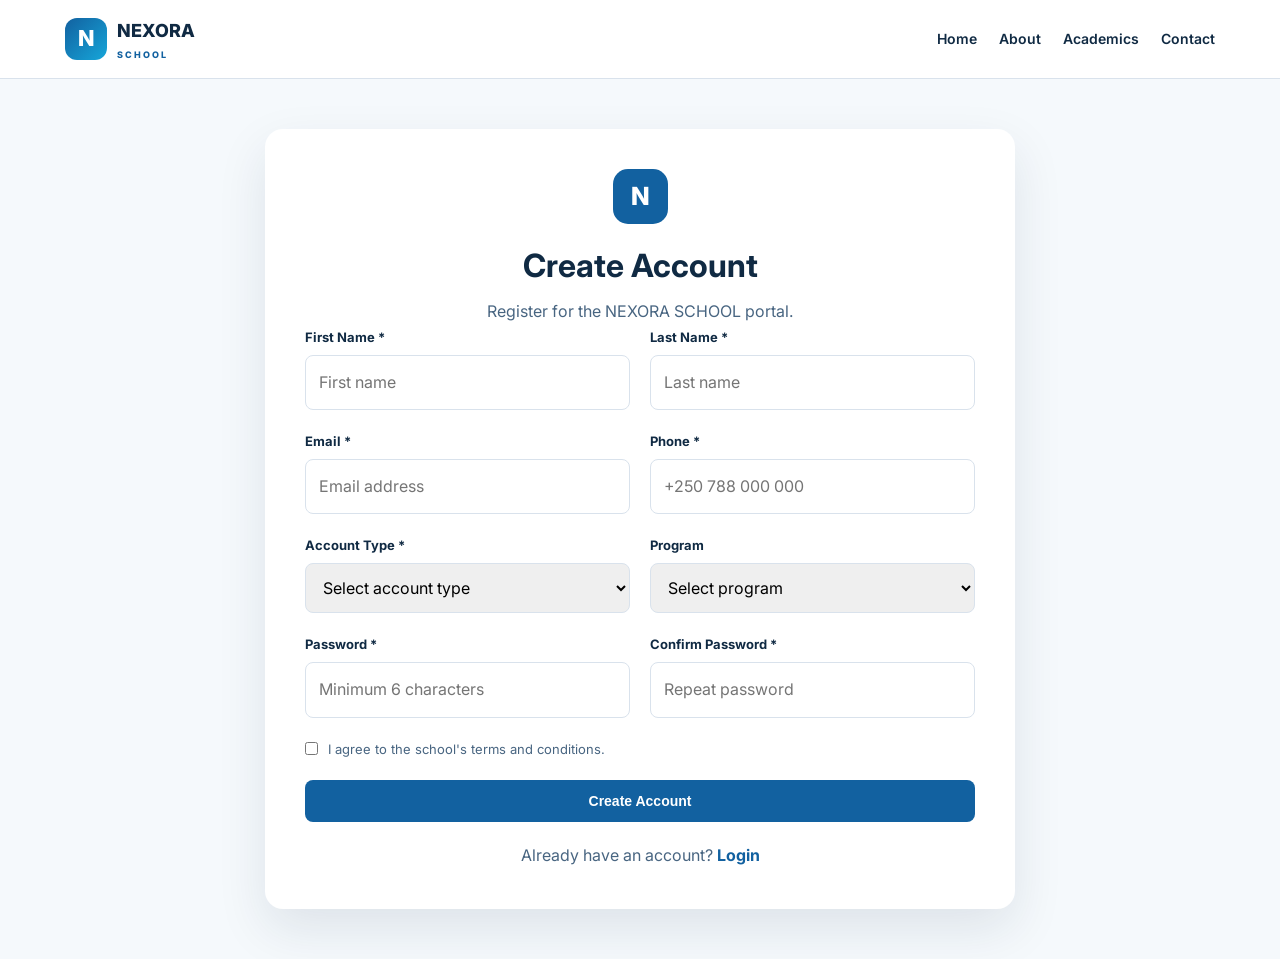
<file: register.html>
<!DOCTYPE html>
<html lang="en">

<head>

<meta charset="UTF-8">

<meta name="viewport"
      content="width=device-width, initial-scale=1.0">

<title>NEXORA SCHOOL | Registration</title>

<link rel="stylesheet" href="style.css">

</head>

<body class="auth-page">

<header class="site-header">

<div class="container nav-container">

<a href="index.html" class="logo">

<span class="logo-icon">N</span>

<span>
NEXORA <small>SCHOOL</small>
</span>

</a>


<nav>

<ul class="nav-links">

<li>
<a href="index.html">Home</a>
</li>

<li>
<a href="about.html">About</a>
</li>

<li>
<a href="academics.html">Academics</a>
</li>

<li>
<a href="contact.html">Contact</a>
</li>

</ul>

</nav>

</div>

</header>


<main class="auth-main">

<div class="auth-card register-card">

<div class="auth-logo">
N
</div>

<h1>Create Account</h1>

<p>
Register for the NEXORA SCHOOL portal.
</p>


<form id="registerForm" novalidate>

<div class="form-grid">


<div class="form-group">

<label for="registerFirstName">
First Name *
</label>

<input
type="text"
id="registerFirstName"
required
minlength="2"
placeholder="First name"
>

</div>


<div class="form-group">

<label for="registerLastName">
Last Name *
</label>

<input
type="text"
id="registerLastName"
required
minlength="2"
placeholder="Last name"
>

</div>


<div class="form-group">

<label for="registerEmail">
Email *
</label>

<input
type="email"
id="registerEmail"
required
placeholder="Email address"
>

</div>


<div class="form-group">

<label for="registerPhone">
Phone *
</label>

<input
type="tel"
id="registerPhone"
required
pattern="[0-9+\-\s]{10,15}"
placeholder="+250 788 000 000"
>

</div>


<div class="form-group">

<label for="registerRole">
Account Type *
</label>

<select id="registerRole" required>

<option value="">
Select account type
</option>

<option value="student">
Student
</option>

<option value="admin">
Administrator
</option>

</select>

</div>


<div class="form-group">

<label for="registerProgram">
Program
</label>

<select id="registerProgram">

<option value="">
Select program
</option>

<option>
Information Technology
</option>

<option>
Software Engineering
</option>

<option>
Information Systems
</option>

<option>
Business Administration
</option>

<option>
Science & Technology
</option>

<option>
Cybersecurity
</option>

</select>

</div>


<div class="form-group">

<label for="registerPassword">
Password *
</label>

<input
type="password"
id="registerPassword"
required
minlength="6"
placeholder="Minimum 6 characters"
>

</div>


<div class="form-group">

<label for="confirmPassword">
Confirm Password *
</label>

<input
type="password"
id="confirmPassword"
required
minlength="6"
placeholder="Repeat password"
>

</div>

</div>


<div class="form-check">

<input
type="checkbox"
id="registerTerms"
required
>

<label for="registerTerms">
I agree to the school's terms and conditions.
</label>

</div>


<button
type="submit"
class="btn btn-primary full-button">

Create Account

</button>


<p
id="registerMessage"
class="form-message">
</p>

</form>


<p class="auth-link">

Already have an account?

<a href="login.html">
Login
</a>

</p>

</div>

</main>


<script src="script.js"></script>

</body>

</html>
</file>
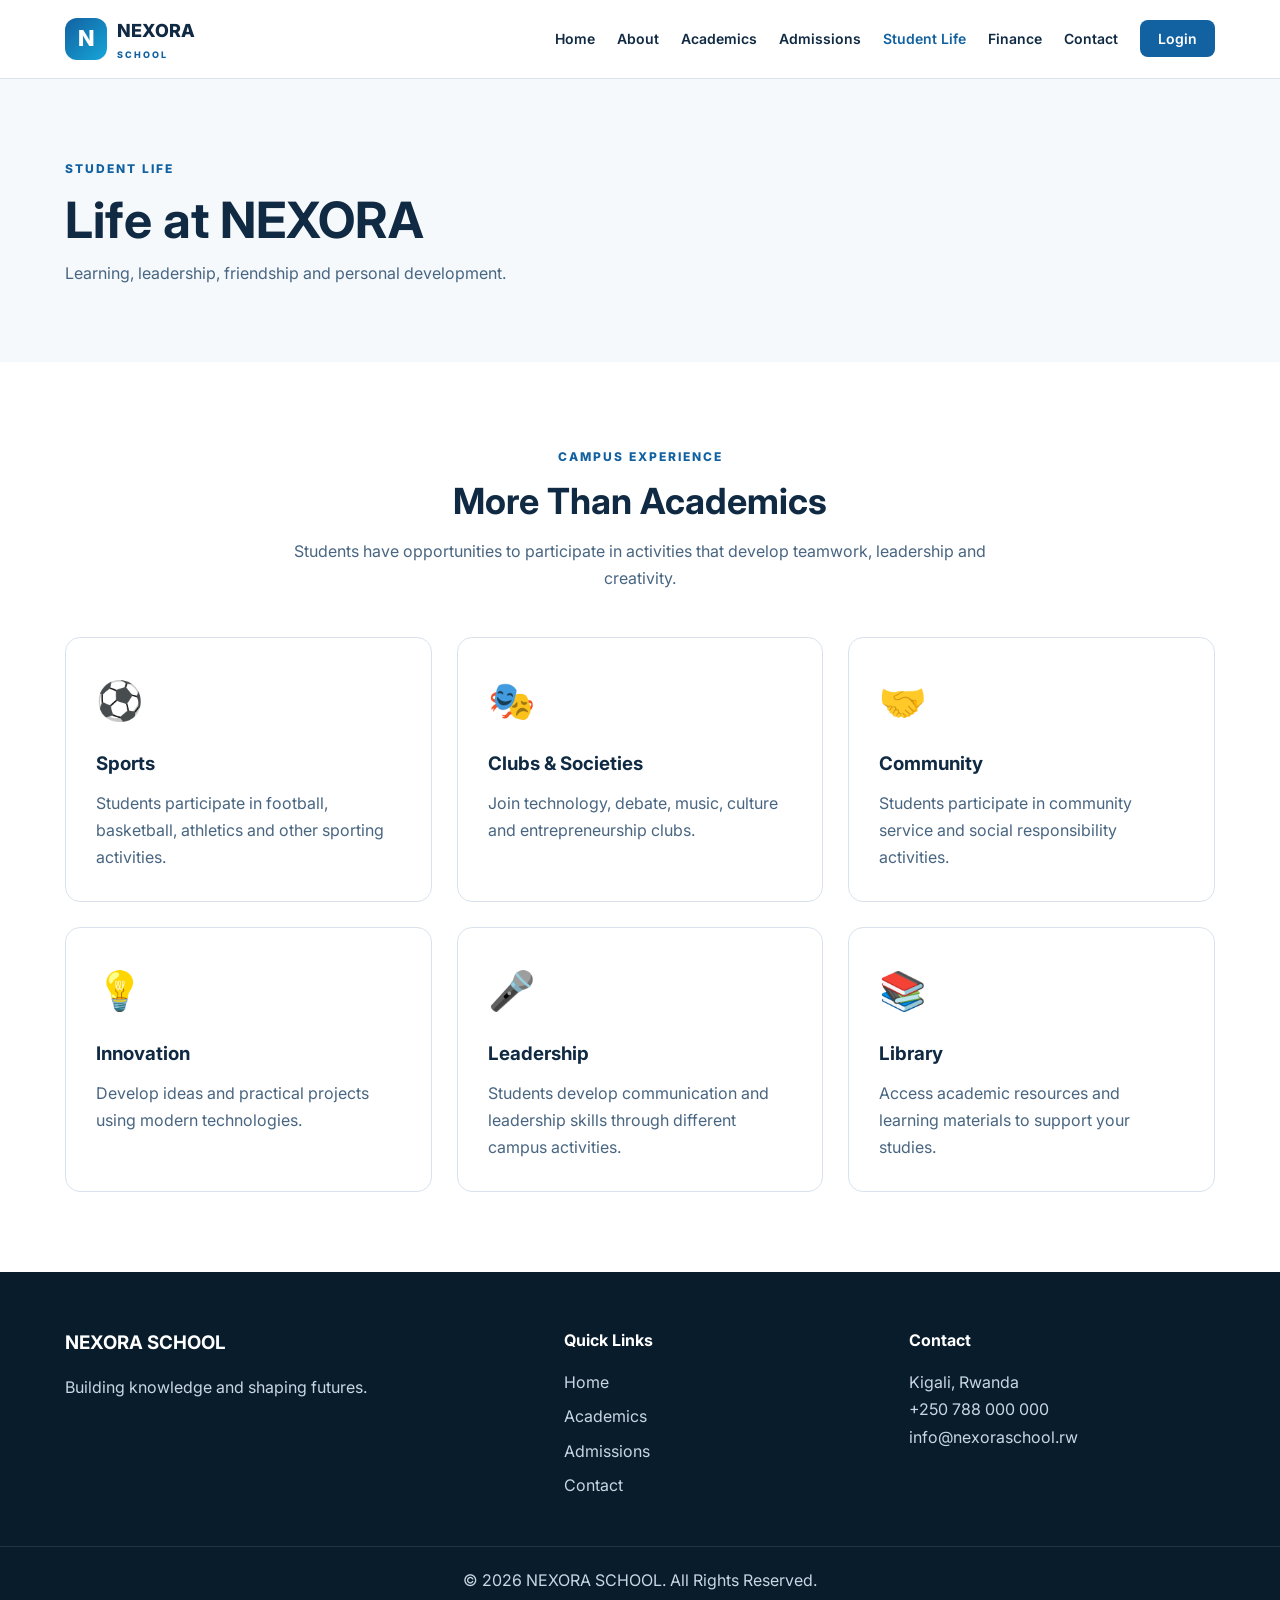
<file: student.html>
<!DOCTYPE html>
<html lang="en">

<head>

<meta charset="UTF-8">

<meta name="viewport"
      content="width=device-width, initial-scale=1.0">

<title>NEXORA SCHOOL | Student Life</title>

<link rel="stylesheet" href="style.css">

</head>

<body>

<header class="site-header">

<div class="container nav-container">

<a href="index.html" class="logo">
<span class="logo-icon">N</span>
<span>NEXORA <small>SCHOOL</small></span>
</a>


<nav>

<ul class="nav-links">

<li>
<a href="index.html">Home</a>
</li>

<li>
<a href="about.html">About</a>
</li>

<li>
<a href="academics.html">Academics</a>
</li>

<li>
<a href="admissions.html">Admissions</a>
</li>

<li>
<a href="student.html"
   class="active">
Student Life
</a>
</li>

<li>
<a href="finance.html">Finance</a>
</li>

<li>
<a href="contact.html">Contact</a>
</li>

<li>
<a href="login.html"
   class="nav-button">
Login
</a>
</li>

</ul>

</nav>

</div>

</header>


<main>

<section class="page-hero">

<div class="container">

<span class="section-label">
STUDENT LIFE
</span>

<h1>Life at NEXORA</h1>

<p>
Learning, leadership, friendship and personal development.
</p>

</div>

</section>


<section class="section">

<div class="container">

<div class="section-heading">

<span class="section-label">
CAMPUS EXPERIENCE
</span>

<h2>More Than Academics</h2>

<p>
Students have opportunities to participate in activities
that develop teamwork, leadership and creativity.
</p>

</div>


<div class="card-grid three">


<article class="info-card">

<div class="card-icon">
⚽
</div>

<h3>Sports</h3>

<p>
Students participate in football, basketball,
athletics and other sporting activities.
</p>

</article>


<article class="info-card">

<div class="card-icon">
🎭
</div>

<h3>Clubs & Societies</h3>

<p>
Join technology, debate, music, culture and
entrepreneurship clubs.
</p>

</article>


<article class="info-card">

<div class="card-icon">
🤝
</div>

<h3>Community</h3>

<p>
Students participate in community service and
social responsibility activities.
</p>

</article>


<article class="info-card">

<div class="card-icon">
💡
</div>

<h3>Innovation</h3>

<p>
Develop ideas and practical projects using
modern technologies.
</p>

</article>


<article class="info-card">

<div class="card-icon">
🎤
</div>

<h3>Leadership</h3>

<p>
Students develop communication and leadership
skills through different campus activities.
</p>

</article>


<article class="info-card">

<div class="card-icon">
📚
</div>

<h3>Library</h3>

<p>
Access academic resources and learning materials
to support your studies.
</p>

</article>

</div>

</div>

</section>

</main>


<footer class="footer">

<div class="container footer-grid">

<div>

<h3>NEXORA SCHOOL</h3>

<p>
Building knowledge and shaping futures.
</p>

</div>


<div>

<h4>Quick Links</h4>

<a href="index.html">Home</a>
<a href="academics.html">Academics</a>
<a href="admissions.html">Admissions</a>
<a href="contact.html">Contact</a>

</div>


<div>

<h4>Contact</h4>

<p>Kigali, Rwanda</p>
<p>+250 788 000 000</p>
<p>info@nexoraschool.rw</p>

</div>

</div>


<div class="footer-bottom">

<p>
&copy; 2026 NEXORA SCHOOL.
All Rights Reserved.
</p>

</div>

</footer>

<script src="script.js"></script>

</body>

</html>
</file>
<file: style.css>
@import url('https://fonts.googleapis.com/css2?family=Inter:wght@400;500;600;700;800&display=swap');


* {
    margin: 0;
    padding: 0;
    box-sizing: border-box;
}


:root {

    --primary: #1261a0;
    --primary-dark: #083b66;
    --secondary: #16a6d9;

    --dark: #102a43;
    --text: #486581;
    --light: #f5f9fc;
    --white: #ffffff;

    --border: #d9e2ec;

    --success: #18864b;
    --danger: #c53030;

}


body {

    font-family: "Inter", Arial, sans-serif;

    color: var(--text);

    background: var(--white);

    line-height: 1.7;

}


a {

    text-decoration: none;

    color: inherit;

}


.container {

    width: min(1150px, 92%);

    margin: auto;

}


/* =========================
   HEADER
========================= */

.site-header {

    background: white;

    border-bottom: 1px solid var(--border);

    position: sticky;

    top: 0;

    z-index: 1000;

}


.nav-container {

    min-height: 78px;

    display: flex;

    justify-content: space-between;

    align-items: center;

}


.logo {

    display: flex;

    align-items: center;

    gap: 10px;

    color: var(--dark);

    font-weight: 800;

    font-size: 18px;

}


.logo small {

    display: block;

    font-size: 9px;

    letter-spacing: 2px;

    color: var(--primary);

}


.logo-icon {

    width: 42px;

    height: 42px;

    display: grid;

    place-items: center;

    background: linear-gradient(
        135deg,
        var(--primary),
        var(--secondary)
    );

    color: white;

    border-radius: 12px;

    font-size: 22px;

}


.nav-links {

    list-style: none;

    display: flex;

    align-items: center;

    gap: 22px;

}


.nav-links a {

    color: var(--dark);

    font-size: 14px;

    font-weight: 600;

}


.nav-links a:hover,
.nav-links .active {

    color: var(--primary);

}


.nav-button {

    background: var(--primary);

    color: white !important;

    padding: 10px 18px;

    border-radius: 8px;

}


/* =========================
   HERO
========================= */

.hero {

    background:
        linear-gradient(
            120deg,
            #eef8ff,
            #ffffff
        );

    padding: 90px 0;

}


.hero-content {

    display: grid;

    grid-template-columns: 1.5fr 1fr;

    gap: 70px;

    align-items: center;

}


.badge,
.section-label {

    color: var(--primary);

    font-size: 12px;

    font-weight: 800;

    letter-spacing: 2px;

}


.hero h1 {

    color: var(--dark);

    font-size: clamp(40px, 6vw, 68px);

    line-height: 1.1;

    margin: 18px 0;

}


.hero h1 span {

    color: var(--primary);

}


.hero p {

    max-width: 650px;

    font-size: 17px;

}


.hero-buttons {

    display: flex;

    gap: 14px;

    margin-top: 30px;

}


.btn {

    display: inline-block;

    border: none;

    cursor: pointer;

    padding: 13px 23px;

    border-radius: 8px;

    font-weight: 700;

    font-size: 14px;

}


.btn-primary {

    background: var(--primary);

    color: white;

}


.btn-primary:hover {

    background: var(--primary-dark);

}


.btn-outline {

    border: 1px solid var(--primary);

    color: var(--primary);

}


.hero-card {

    padding: 40px;

    background: white;

    border-radius: 20px;

    box-shadow:
        0 20px 50px rgba(16, 42, 67, .12);

}


.hero-card-icon {

    font-size: 50px;

}


.hero-card h3 {

    color: var(--dark);

    margin: 15px 0 5px;

}


.hero-stat {

    margin-top: 25px;

    padding-top: 20px;

    border-top: 1px solid var(--border);

}


.hero-stat strong {

    display: block;

    font-size: 28px;

    color: var(--primary);

}


/* =========================
   SECTIONS
========================= */

.section {

    padding: 80px 0;

}


.light-section {

    background: var(--light);

}


.section-heading {

    text-align: center;

    max-width: 700px;

    margin: 0 auto 45px;

}


.section-heading h2,
.split-section h2 {

    color: var(--dark);

    font-size: 36px;

    line-height: 1.2;

    margin: 10px 0 15px;

}


/* =========================
   CARDS
========================= */

.card-grid {

    display: grid;

    gap: 25px;

}


.card-grid.three {

    grid-template-columns:
        repeat(3, 1fr);

}


.program-card,
.info-card {

    padding: 30px;

    background: white;

    border: 1px solid var(--border);

    border-radius: 15px;

    transition: .25s;

}


.program-card:hover,
.info-card:hover {

    transform: translateY(-5px);

    box-shadow:
        0 15px 35px rgba(16, 42, 67, .09);

}


.card-icon {

    font-size: 38px;

    margin-bottom: 15px;

}


.program-card h3,
.info-card h3 {

    color: var(--dark);

    margin-bottom: 10px;

}


.program-card a {

    display: inline-block;

    margin-top: 15px;

    color: var(--primary);

    font-weight: 700;

}


.program-level {

    display: inline-block;

    margin-top: 15px;

    padding: 5px 10px;

    background: #e8f5fc;

    color: var(--primary);

    border-radius: 20px;

    font-size: 11px;

    font-weight: 700;

}


/* =========================
   STATS
========================= */

.stats-section {

    background: var(--primary-dark);

    color: white;

    padding: 50px 0;

}


.stats-grid {

    display: grid;

    grid-template-columns:
        repeat(4, 1fr);

    text-align: center;

}


.stat strong {

    display: block;

    font-size: 32px;

}


.stat span {

    opacity: .8;

}


/* =========================
   SPLIT
========================= */

.split-section {

    display: grid;

    grid-template-columns:
        1.2fr .8fr;

    gap: 60px;

    align-items: center;

}


.check-list {

    list-style: none;

    margin: 25px 0;

}


.check-list li {

    margin: 10px 0;

}


.check-list li::before {

    content: "✓";

    color: var(--success);

    font-weight: 800;

    margin-right: 10px;

}


.feature-box {

    background:
        linear-gradient(
            135deg,
            var(--primary),
            var(--secondary)
        );

    color: white;

    padding: 50px;

    border-radius: 20px;

}


.feature-box h3 {

    font-size: 25px;

    margin: 15px 0;

}


.feature-icon {

    font-size: 45px;

}


/* =========================
   PAGE HERO
========================= */

.page-hero {

    padding: 75px 0;

    background: var(--light);

}


.page-hero h1 {

    font-size: 50px;

    color: var(--dark);

    line-height: 1.1;

    margin: 12px 0;

}


/* =========================
   FORMS
========================= */

.form-container {

    max-width: 850px;

    margin: auto;

    background: white;

    border: 1px solid var(--border);

    border-radius: 15px;

    padding: 35px;

}


.form-container h2 {

    color: var(--dark);

    margin-bottom: 8px;

}


.form-description {

    margin-bottom: 30px;

}


.form-grid {

    display: grid;

    grid-template-columns:
        repeat(2, 1fr);

    gap: 20px;

}


.form-group {

    display: flex;

    flex-direction: column;

    gap: 7px;

}


.form-group.full {

    grid-column: 1 / -1;

}


.form-group label {

    color: var(--dark);

    font-size: 13px;

    font-weight: 700;

}


.form-group input,
.form-group select,
.form-group textarea,
.search-box input {

    width: 100%;

    border: 1px solid var(--border);

    padding: 13px;

    border-radius: 8px;

    font: inherit;

    outline: none;

}


.form-group input:focus,
.form-group select:focus,
.form-group textarea:focus,
.search-box input:focus {

    border-color: var(--primary);

    box-shadow:
        0 0 0 3px rgba(18, 97, 160, .1);

}


.form-check {

    display: flex;

    gap: 10px;

    align-items: center;

    margin: 20px 0;

    font-size: 13px;

}


.form-message {

    margin-top: 15px;

    font-weight: 600;

}


.form-message.success {

    color: var(--success);

}


.form-message.error {

    color: var(--danger);

}


.full-button {

    width: 100%;

}


/* =========================
   SEARCH
========================= */

.search-box {

    max-width: 600px;

    margin: 0 auto 40px;

}


.search-box label {

    display: block;

    color: var(--dark);

    font-weight: 700;

    margin-bottom: 8px;

}


.no-results {

    text-align: center;

    display: none;

    padding: 30px;

}


/* =========================
   CONTACT
========================= */

.contact-grid {

    display: grid;

    grid-template-columns:
        .8fr 1.2fr;

    gap: 60px;

}


.contact-info h2 {

    color: var(--dark);

    margin-bottom: 15px;

}


.contact-item {

    display: flex;

    gap: 15px;

    margin-top: 25px;

}


.contact-icon {

    width: 45px;

    height: 45px;

    display: grid;

    place-items: center;

    background: #eaf6fd;

    border-radius: 10px;

}


.contact-item h4 {

    color: var(--dark);

}


/* =========================
   TABLE
========================= */

.table-wrapper {

    overflow-x: auto;

}


table {

    width: 100%;

    border-collapse: collapse;

    background: white;

}


th,
td {

    padding: 15px;

    border-bottom: 1px solid var(--border);

    text-align: left;

}


th {

    background: var(--primary-dark);

    color: white;

}


/* =========================
   FOOTER
========================= */

.footer {

    background: #081c2c;

    color: #c9d6e2;

    padding-top: 55px;

}


.footer-grid {

    display: grid;

    grid-template-columns:
        1.5fr 1fr 1fr;

    gap: 40px;

    padding-bottom: 40px;

}


.footer h3,
.footer h4 {

    color: white;

    margin-bottom: 15px;

}


.footer a {

    display: block;

    margin: 7px 0;

}


.footer a:hover {

    color: white;

}


.footer-bottom {

    border-top: 1px solid rgba(255,255,255,.1);

    padding: 20px;

    display: flex;

    justify-content: center;

    gap: 30px;

    text-align: center;

}


/* =========================
   AUTH
========================= */

.auth-page {

    background: var(--light);

}


.auth-main {

    min-height: calc(100vh - 78px);

    display: grid;

    place-items: center;

    padding: 50px 20px;

}


.auth-card {

    width: min(500px, 100%);

    background: white;

    padding: 40px;

    border-radius: 18px;

    box-shadow:
        0 20px 50px rgba(16, 42, 67, .1);

}


.register-card {

    width: min(750px, 100%);

}


.auth-logo {

    width: 55px;

    height: 55px;

    margin: auto;

    display: grid;

    place-items: center;

    background: var(--primary);

    color: white;

    border-radius: 15px;

    font-size: 25px;

    font-weight: 800;

}


.auth-card h1 {

    text-align: center;

    color: var(--dark);

    margin: 15px 0 5px;

}


.auth-card > p {

    text-align: center;

}


.auth-link {

    margin-top: 20px;

    text-align: center;

}


.auth-link a {

    color: var(--primary);

    font-weight: 700;

}


.auth-divider {

    text-align: center;

    margin: 25px 0;

    color: #9fb3c8;

}


.demo-box {

    margin-top: 25px;

    padding: 15px;

    background: var(--light);

    border-radius: 10px;

    font-size: 12px;

}


.demo-box strong {

    color: var(--dark);

}


/* =========================
   DASHBOARD
========================= */

.dashboard-header {

    background: white;

    border-bottom: 1px solid var(--border);

}


.dashboard-nav {

    min-height: 75px;

    display: flex;

    justify-content: space-between;

    align-items: center;

}


.dashboard-user {

    display: flex;

    gap: 15px;

    align-items: center;

    font-weight: 700;

}


.logout-button {

    border: none;

    background: #fee2e2;

    color: var(--danger);

    padding: 9px 15px;

    border-radius: 7px;

    cursor: pointer;

    font-weight: 700;

}


.dashboard-main {

    background: var(--light);

    min-height: calc(100vh - 75px);

    padding: 50px 0;

}


.dashboard-heading {

    margin-bottom: 30px;

}


.dashboard-heading h1 {

    color: var(--dark);

    font-size: 36px;

}


.dashboard-stats {

    display: grid;

    grid-template-columns:
        repeat(4, 1fr);

    gap: 20px;

    margin-bottom: 25px;

}


.dashboard-stat {

    background: white;

    padding: 25px;

    border-radius: 12px;

    border: 1px solid var(--border);

}


.dashboard-stat span {

    display: block;

    font-size: 13px;

}


.dashboard-stat strong {

    display: block;

    color: var(--primary);

    font-size: 30px;

}


.dashboard-stat small {

    color: #829ab1;

}


.dashboard-grid {

    display: grid;

    grid-template-columns:
        1.4fr .8fr;

    gap: 25px;

}


.dashboard-card {

    background: white;

    padding: 25px;

    border-radius: 12px;

    border: 1px solid var(--border);

}


.dashboard-card h2 {

    color: var(--dark);

    margin-bottom: 20px;

}


.announcement {

    padding: 15px 0;

    border-bottom: 1px solid var(--border);

}


.announcement strong {

    color: var(--dark);

}


.quick-actions {

    display: grid;

    grid-template-columns:
        repeat(2, 1fr);

    gap: 12px;

}


.quick-actions button {

    padding: 15px;

    border: 1px solid var(--border);

    background: var(--light);

    border-radius: 8px;

    cursor: pointer;

    font-weight: 600;

}


.status-row {

    display: flex;

    justify-content: space-between;

    padding: 15px 0;

    border-bottom: 1px solid var(--border);

}


.status-online {

    color: var(--success);

}


.dashboard-section {

    display: none;

}


/* =========================
   SERVER TIME
========================= */

.time-section {

    min-height: 70vh;

    display: grid;

    place-items: center;

    padding: 60px 20px;

    background: var(--light);

}


.time-card {

    text-align: center;

    background: white;

    padding: 55px;

    border-radius: 20px;

    box-shadow:
        0 20px 50px rgba(16,42,67,.1);

}


.server-date {

    color: var(--dark);

    font-size: 20px;

    margin-top: 20px;

}


.server-time {

    color: var(--primary);

    font-size: 55px;

    font-weight: 800;

    margin: 10px 0 20px;

}


/* =========================
   RESPONSIVE
========================= */

@media (max-width: 900px) {

    .nav-links {

        gap: 10px;

        flex-wrap: wrap;

        justify-content: flex-end;

    }


    .hero-content,
    .split-section,
    .contact-grid {

        grid-template-columns: 1fr;

    }


    .card-grid.three {

        grid-template-columns: 1fr 1fr;

    }


    .stats-grid,
    .dashboard-stats {

        grid-template-columns: 1fr 1fr;

    }


    .dashboard-grid {

        grid-template-columns: 1fr;

    }

}


@media (max-width: 650px) {

    .nav-container {

        flex-direction: column;

        padding: 15px 0;

        gap: 15px;

    }


    .nav-links {

        justify-content: center;

    }


    .hero {

        padding: 60px 0;

    }


    .hero-buttons {

        flex-direction: column;

    }


    .card-grid.three,
    .stats-grid,
    .dashboard-stats,
    .form-grid,
    .footer-grid {

        grid-template-columns: 1fr;

    }


    .form-group.full {

        grid-column: auto;

    }


    .page-hero h1 {

        font-size: 38px;

    }


    .section-heading h2,
    .split-section h2 {

        font-size: 30px;

    }


    .footer-bottom {

        flex-direction: column;

        gap: 5px;

    }

}
</file>
